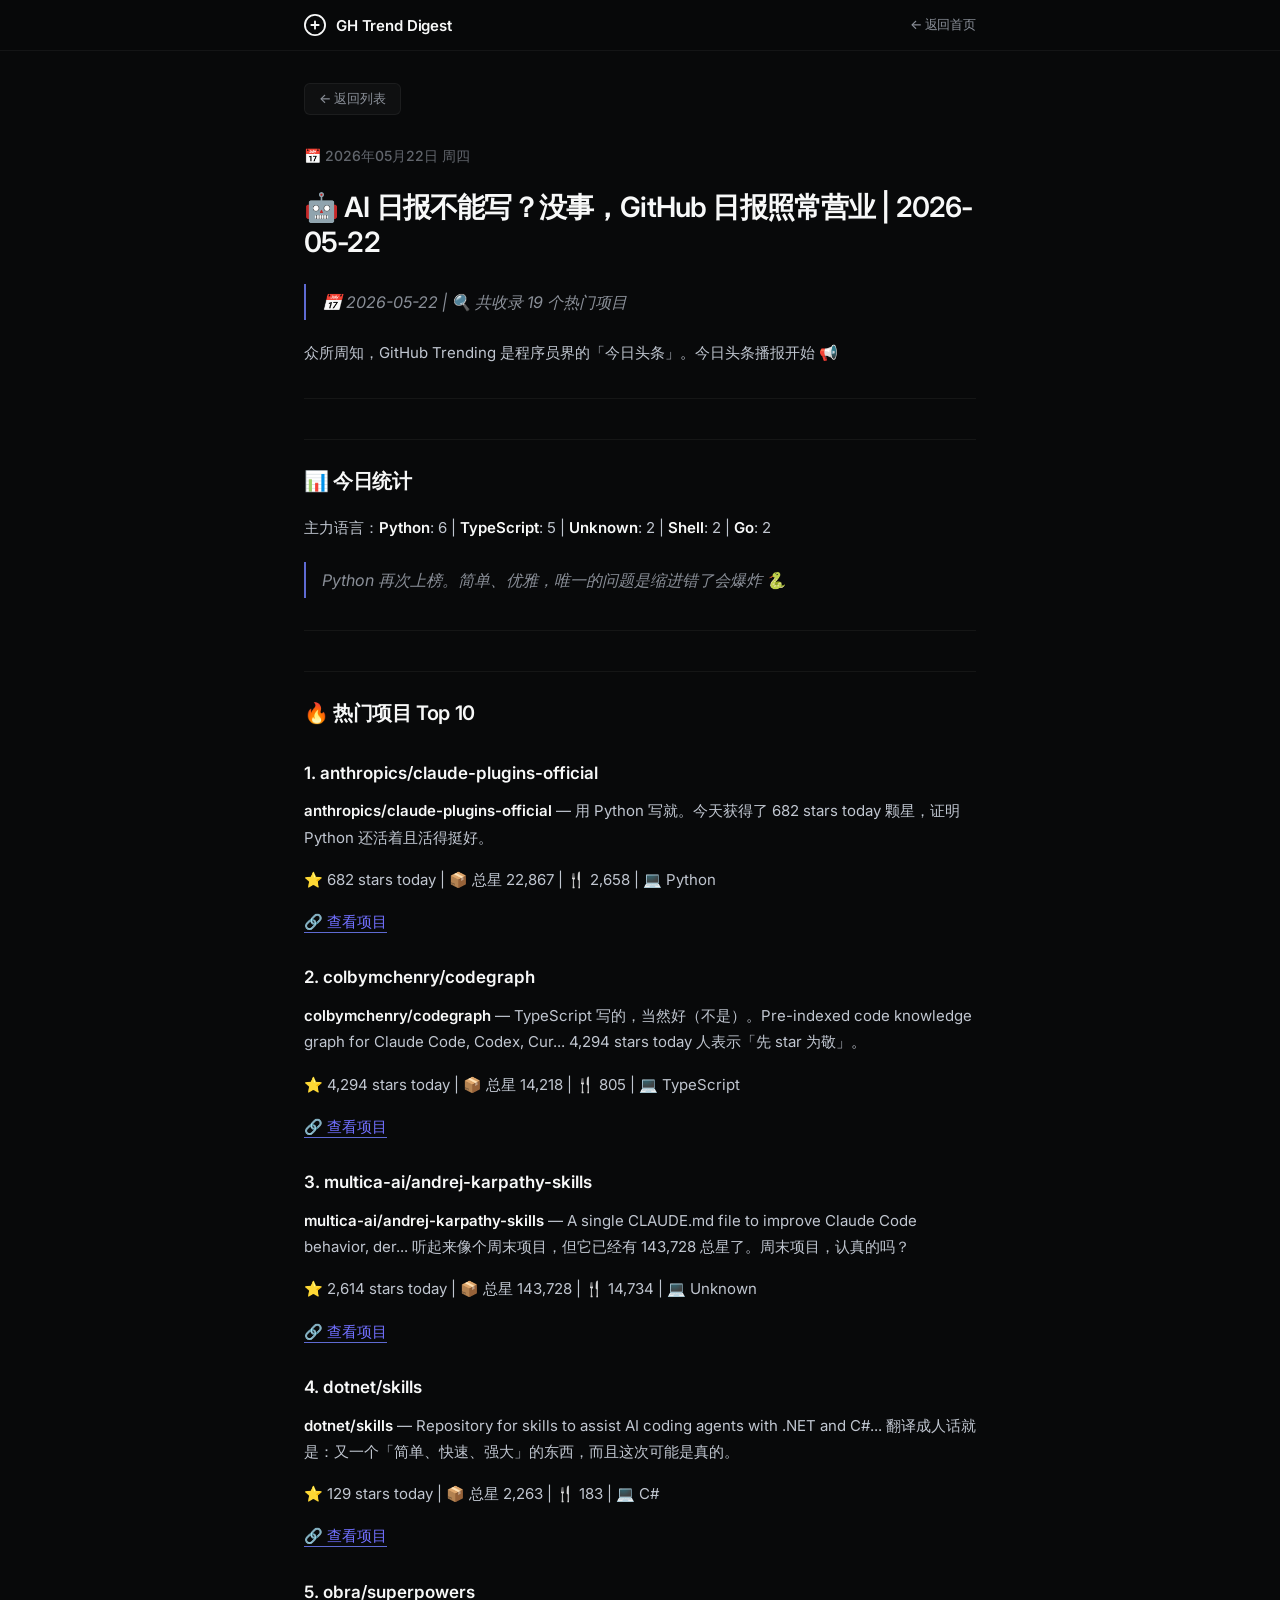
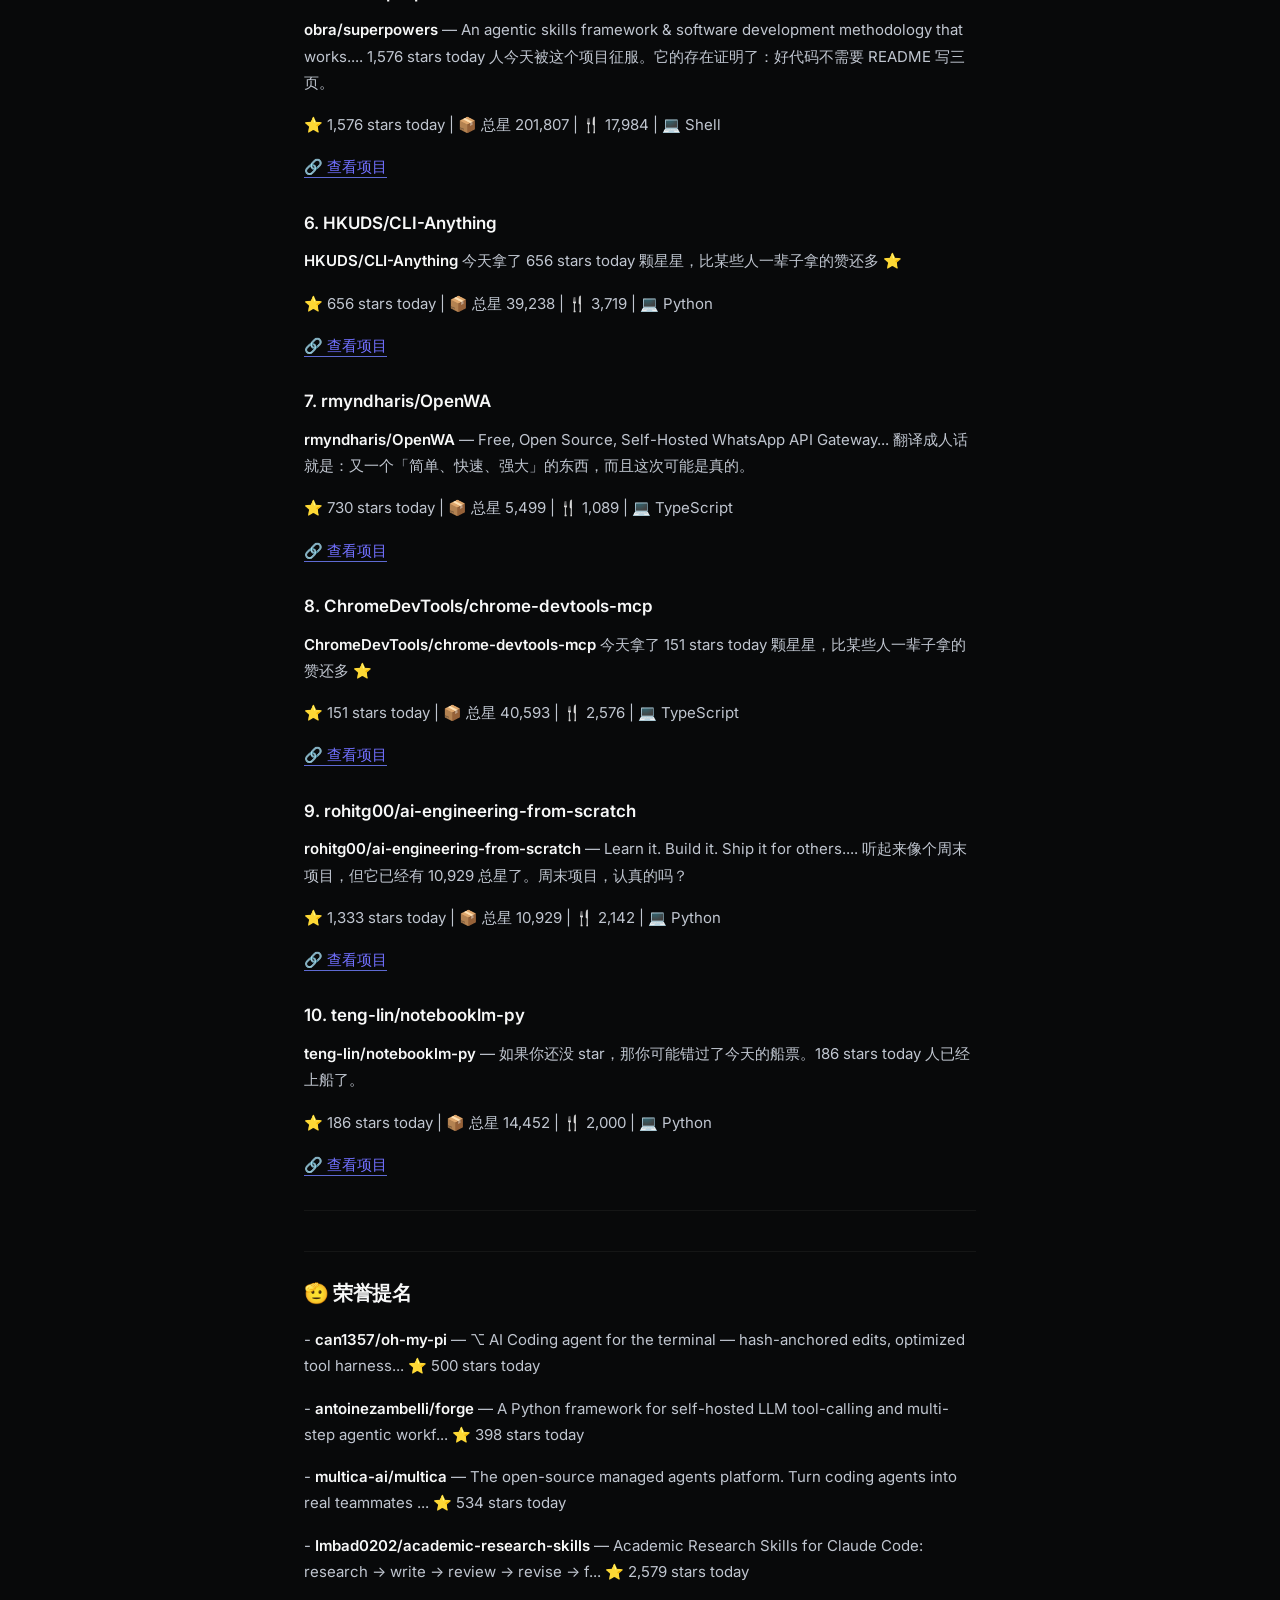
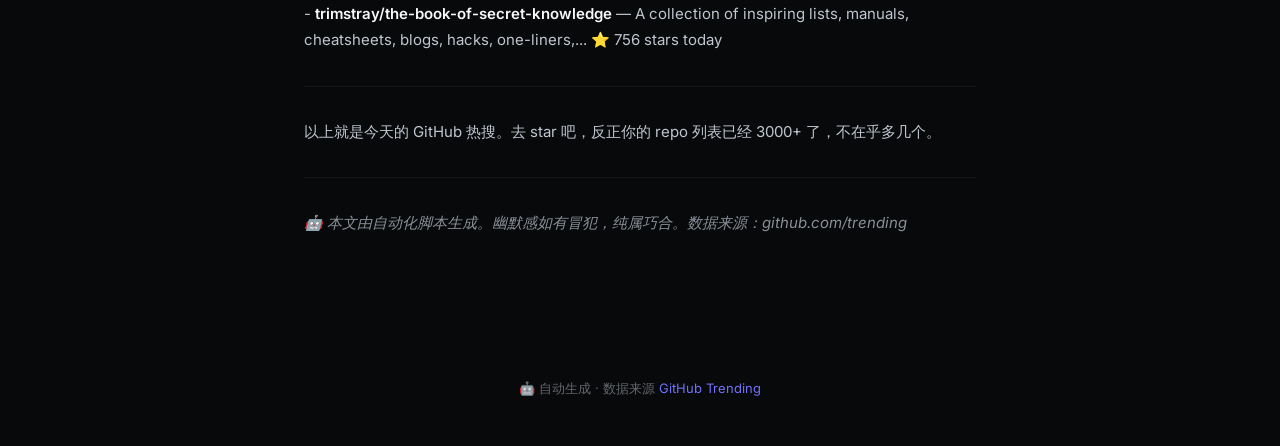
<file: site/posts/2026-05-22.html>
<!DOCTYPE html>
<html lang="zh-CN">
<head>
<meta charset="UTF-8">
<meta name="viewport" content="width=device-width, initial-scale=1.0">
<title>GitHub 日报 2026-05-22 — GH Trend Digest</title>
<link href="https://fonts.googleapis.com/css2?family=Inter:wght@300;400;500;600;700&family=JetBrains+Mono:wght@400;500&display=swap" rel="stylesheet">
<link rel="stylesheet" href="../css/style.css">
</head>
<body>

<nav class="nav">
  <div class="nav-inner">
    <a href="../" class="logo">
      <svg width="22" height="22" viewBox="0 0 24 24" fill="none">
        <circle cx="12" cy="12" r="11" stroke="currentColor" stroke-width="2"/>
        <path d="M8 12h8M12 8v8" stroke="currentColor" stroke-width="2" stroke-linecap="round"/>
      </svg>
      <span>GH Trend Digest</span>
    </a>
    <a href="../" class="nav-link">← 返回首页</a>
  </div>
</nav>

<main class="content" style="padding-top:32px;">
  <a href="../" class="btn-back">← 返回列表</a>
  <div class="detail-date" style="margin-top:16px;">📅 2026年05月22日 周四</div>
  <div class="detail-content" style="margin-top:24px;">
    <h1>🤖 AI 日报不能写？没事，GitHub 日报照常营业 | 2026-05-22</h1>

<blockquote>📅 2026-05-22  |  🔍 共收录 19 个热门项目</blockquote>

<p>众所周知，GitHub Trending 是程序员界的「今日头条」。今日头条播报开始 📢</p>

<hr>

<h2>📊 今日统计</h2>

<p>主力语言：<strong>Python</strong>: 6 | <strong>TypeScript</strong>: 5 | <strong>Unknown</strong>: 2 | <strong>Shell</strong>: 2 | <strong>Go</strong>: 2</p>

<blockquote>Python 再次上榜。简单、优雅，唯一的问题是缩进错了会爆炸 🐍</blockquote>

<hr>

<h2>🔥 热门项目 Top 10</h2>

<h3>1. anthropics/claude-plugins-official</h3>

<p><strong>anthropics/claude-plugins-official</strong> — 用 Python 写就。今天获得了 682 stars today 颗星，证明 Python 还活着且活得挺好。</p>

<p>⭐ 682 stars today | 📦 总星 22,867 | 🍴 2,658 | 💻 Python</p>
<p><a href="https://github.com/anthropics/claude-plugins-official">🔗 查看项目</a></p>

<h3>2. colbymchenry/codegraph</h3>

<p><strong>colbymchenry/codegraph</strong> — TypeScript 写的，当然好（不是）。Pre-indexed code knowledge graph for Claude Code, Codex, Cur...  4,294 stars today 人表示「先 star 为敬」。</p>

<p>⭐ 4,294 stars today | 📦 总星 14,218 | 🍴 805 | 💻 TypeScript</p>
<p><a href="https://github.com/colbymchenry/codegraph">🔗 查看项目</a></p>

<h3>3. multica-ai/andrej-karpathy-skills</h3>

<p><strong>multica-ai/andrej-karpathy-skills</strong> — A single CLAUDE.md file to improve Claude Code behavior, der...  听起来像个周末项目，但它已经有 143,728 总星了。周末项目，认真的吗？</p>

<p>⭐ 2,614 stars today | 📦 总星 143,728 | 🍴 14,734 | 💻 Unknown</p>
<p><a href="https://github.com/multica-ai/andrej-karpathy-skills">🔗 查看项目</a></p>

<h3>4. dotnet/skills</h3>

<p><strong>dotnet/skills</strong> — Repository for skills to assist AI coding agents with .NET and C#... 翻译成人话就是：又一个「简单、快速、强大」的东西，而且这次可能是真的。</p>

<p>⭐ 129 stars today | 📦 总星 2,263 | 🍴 183 | 💻 C#</p>
<p><a href="https://github.com/dotnet/skills">🔗 查看项目</a></p>

<h3>5. obra/superpowers</h3>

<p><strong>obra/superpowers</strong> — An agentic skills framework &amp; software development methodology that works....  1,576 stars today 人今天被这个项目征服。它的存在证明了：好代码不需要 README 写三页。</p>

<p>⭐ 1,576 stars today | 📦 总星 201,807 | 🍴 17,984 | 💻 Shell</p>
<p><a href="https://github.com/obra/superpowers">🔗 查看项目</a></p>

<h3>6. HKUDS/CLI-Anything</h3>

<p><strong>HKUDS/CLI-Anything</strong> 今天拿了 656 stars today 颗星星，比某些人一辈子拿的赞还多 ⭐</p>

<p>⭐ 656 stars today | 📦 总星 39,238 | 🍴 3,719 | 💻 Python</p>
<p><a href="https://github.com/HKUDS/CLI-Anything">🔗 查看项目</a></p>

<h3>7. rmyndharis/OpenWA</h3>

<p><strong>rmyndharis/OpenWA</strong> — Free, Open Source, Self-Hosted WhatsApp API Gateway... 翻译成人话就是：又一个「简单、快速、强大」的东西，而且这次可能是真的。</p>

<p>⭐ 730 stars today | 📦 总星 5,499 | 🍴 1,089 | 💻 TypeScript</p>
<p><a href="https://github.com/rmyndharis/OpenWA">🔗 查看项目</a></p>

<h3>8. ChromeDevTools/chrome-devtools-mcp</h3>

<p><strong>ChromeDevTools/chrome-devtools-mcp</strong> 今天拿了 151 stars today 颗星星，比某些人一辈子拿的赞还多 ⭐</p>

<p>⭐ 151 stars today | 📦 总星 40,593 | 🍴 2,576 | 💻 TypeScript</p>
<p><a href="https://github.com/ChromeDevTools/chrome-devtools-mcp">🔗 查看项目</a></p>

<h3>9. rohitg00/ai-engineering-from-scratch</h3>

<p><strong>rohitg00/ai-engineering-from-scratch</strong> — Learn it. Build it. Ship it for others....  听起来像个周末项目，但它已经有 10,929 总星了。周末项目，认真的吗？</p>

<p>⭐ 1,333 stars today | 📦 总星 10,929 | 🍴 2,142 | 💻 Python</p>
<p><a href="https://github.com/rohitg00/ai-engineering-from-scratch">🔗 查看项目</a></p>

<h3>10. teng-lin/notebooklm-py</h3>

<p><strong>teng-lin/notebooklm-py</strong> — 如果你还没 star，那你可能错过了今天的船票。186 stars today 人已经上船了。</p>

<p>⭐ 186 stars today | 📦 总星 14,452 | 🍴 2,000 | 💻 Python</p>
<p><a href="https://github.com/teng-lin/notebooklm-py">🔗 查看项目</a></p>

<hr>

<h2>🫡 荣誉提名</h2>

<p>- <strong>can1357/oh-my-pi</strong> — ⌥ AI Coding agent for the terminal — hash-anchored edits, optimized tool harness...  ⭐ 500 stars today</p>
<p>- <strong>antoinezambelli/forge</strong> — A Python framework for self-hosted LLM tool-calling and multi-step agentic workf...  ⭐ 398 stars today</p>
<p>- <strong>multica-ai/multica</strong> — The open-source managed agents platform. Turn coding agents into real teammates ...  ⭐ 534 stars today</p>
<p>- <strong>Imbad0202/academic-research-skills</strong> — Academic Research Skills for Claude Code: research → write → review → revise → f...  ⭐ 2,579 stars today</p>
<p>- <strong>trimstray/the-book-of-secret-knowledge</strong> — A collection of inspiring lists, manuals, cheatsheets, blogs, hacks, one-liners,...  ⭐ 756 stars today</p>

<hr>

<p>以上就是今天的 GitHub 热搜。去 star 吧，反正你的 repo 列表已经 3000+ 了，不在乎多几个。</p>

<hr>

<p><em>🤖 本文由自动化脚本生成。幽默感如有冒犯，纯属巧合。数据来源：github.com/trending</em></p>
  </div>
</main>

<p style="text-align:center;color:var(--text-quaternary);font-size:13px;padding:48px 24px;">
  🤖 自动生成 · 数据来源 <a href="https://github.com/trending">GitHub Trending</a>
</p>

</body>
</html>
</file>
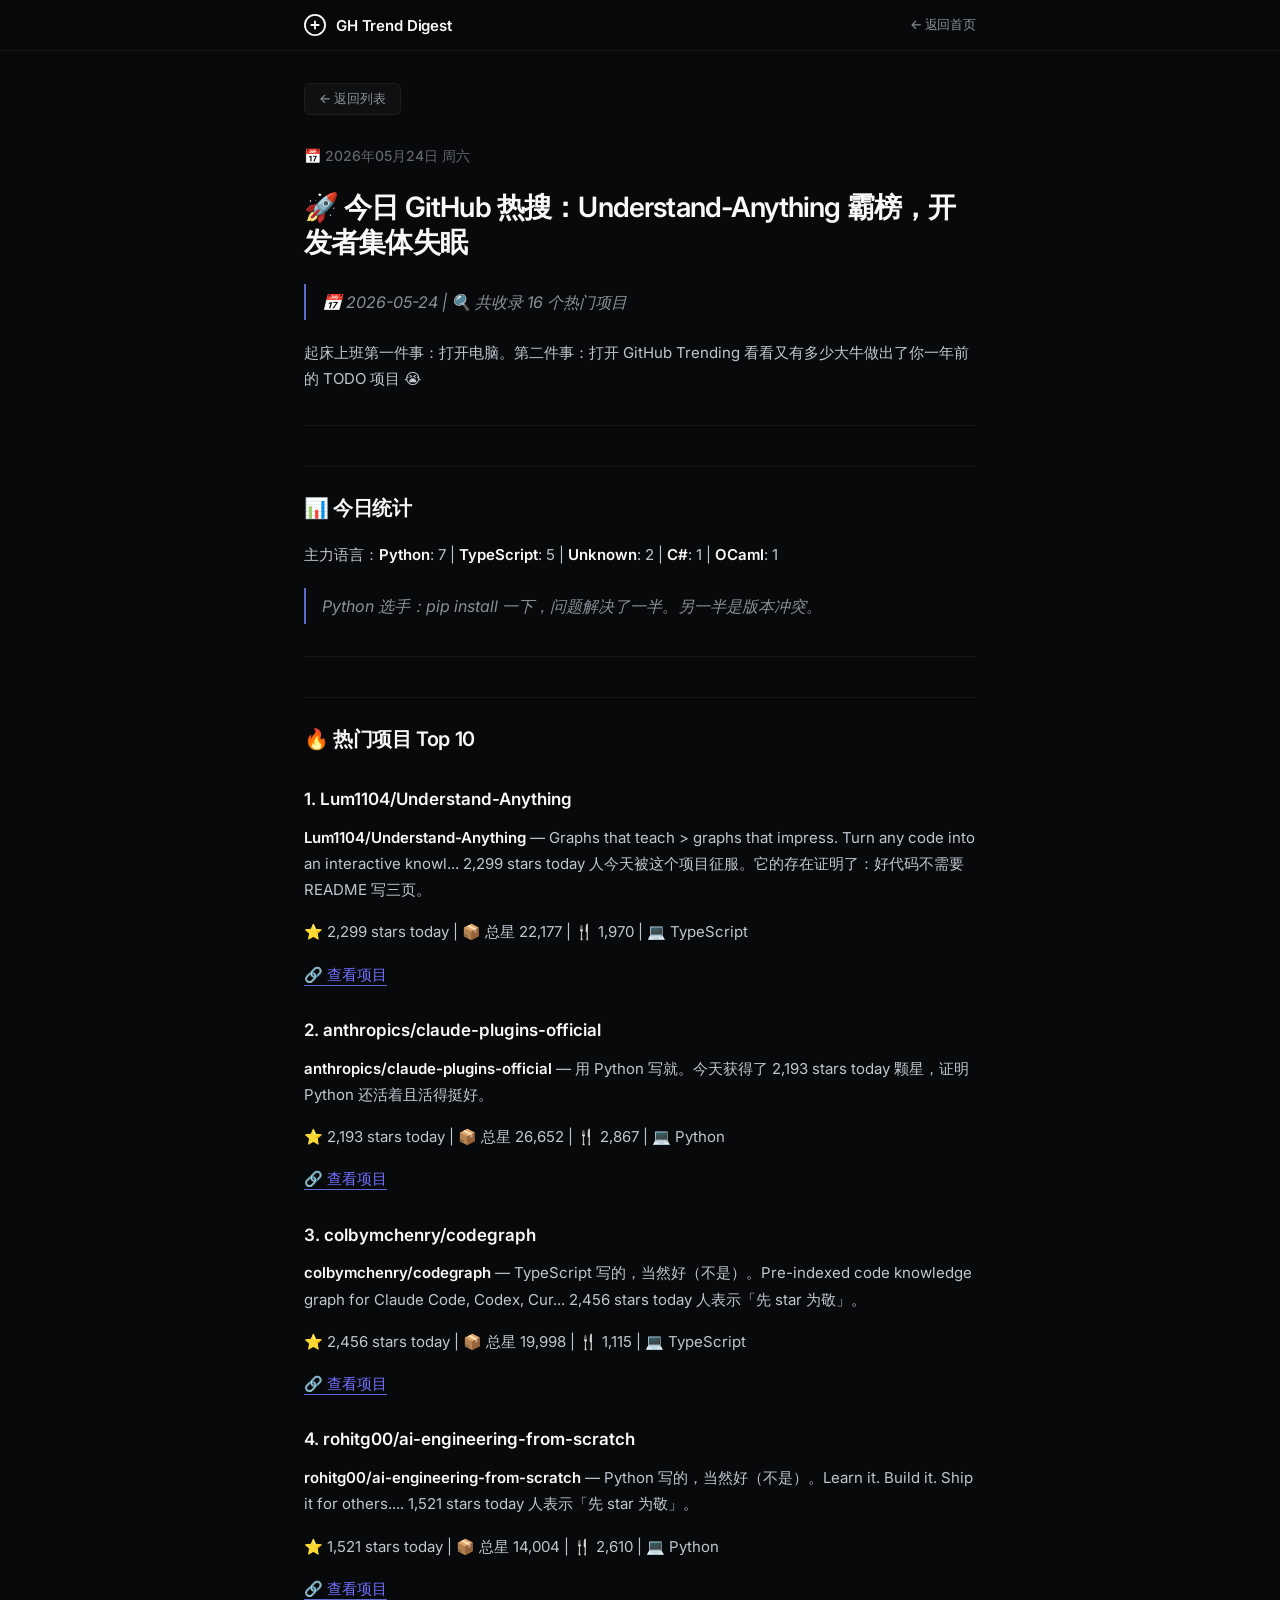
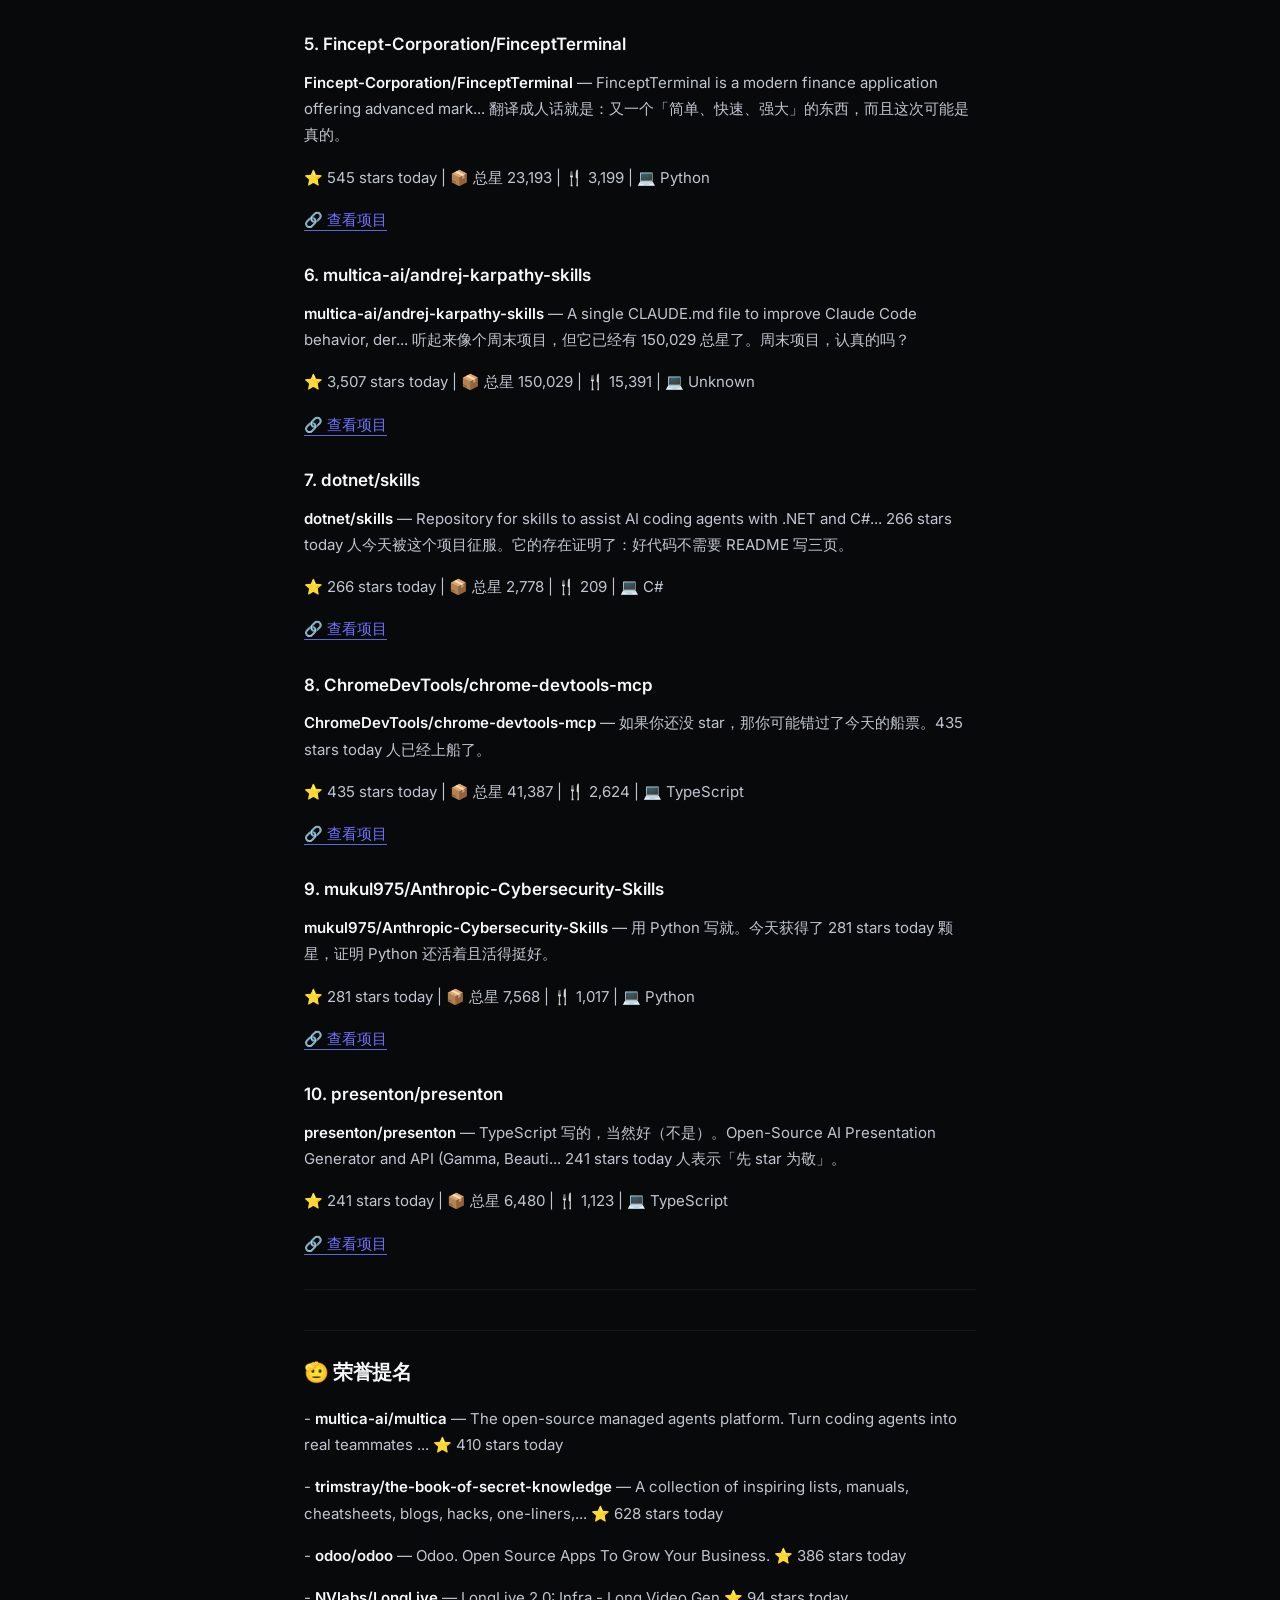
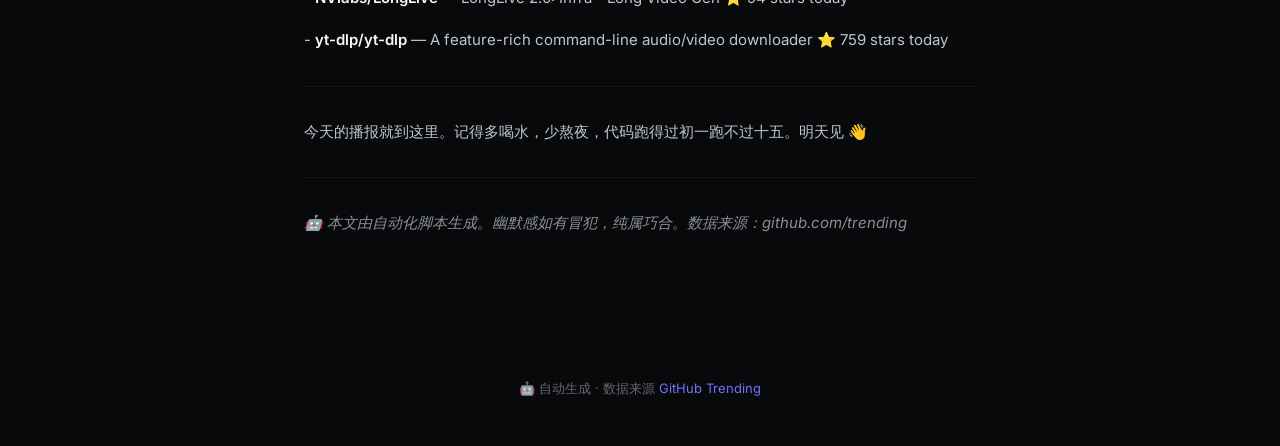
<file: site/posts/2026-05-24.html>
<!DOCTYPE html>
<html lang="zh-CN">
<head>
<meta charset="UTF-8">
<meta name="viewport" content="width=device-width, initial-scale=1.0">
<title>GitHub 日报 2026-05-24 — GH Trend Digest</title>
<link href="https://fonts.googleapis.com/css2?family=Inter:wght@300;400;500;600;700&family=JetBrains+Mono:wght@400;500&display=swap" rel="stylesheet">
<link rel="stylesheet" href="../css/style.css">
</head>
<body>

<nav class="nav">
  <div class="nav-inner">
    <a href="../" class="logo">
      <svg width="22" height="22" viewBox="0 0 24 24" fill="none">
        <circle cx="12" cy="12" r="11" stroke="currentColor" stroke-width="2"/>
        <path d="M8 12h8M12 8v8" stroke="currentColor" stroke-width="2" stroke-linecap="round"/>
      </svg>
      <span>GH Trend Digest</span>
    </a>
    <a href="../" class="nav-link">← 返回首页</a>
  </div>
</nav>

<main class="content" style="padding-top:32px;">
  <a href="../" class="btn-back">← 返回列表</a>
  <div class="detail-date" style="margin-top:16px;">📅 2026年05月24日 周六</div>
  <div class="detail-content" style="margin-top:24px;">
    <h1>🚀 今日 GitHub 热搜：Understand-Anything 霸榜，开发者集体失眠</h1>

<blockquote>📅 2026-05-24  |  🔍 共收录 16 个热门项目</blockquote>

<p>起床上班第一件事：打开电脑。第二件事：打开 GitHub Trending 看看又有多少大牛做出了你一年前的 TODO 项目 😭</p>

<hr>

<h2>📊 今日统计</h2>

<p>主力语言：<strong>Python</strong>: 7 | <strong>TypeScript</strong>: 5 | <strong>Unknown</strong>: 2 | <strong>C#</strong>: 1 | <strong>OCaml</strong>: 1</p>

<blockquote>Python 选手：pip install 一下，问题解决了一半。另一半是版本冲突。</blockquote>

<hr>

<h2>🔥 热门项目 Top 10</h2>

<h3>1. Lum1104/Understand-Anything</h3>

<p><strong>Lum1104/Understand-Anything</strong> — Graphs that teach &gt; graphs that impress. Turn any code into an interactive knowl...  2,299 stars today 人今天被这个项目征服。它的存在证明了：好代码不需要 README 写三页。</p>

<p>⭐ 2,299 stars today | 📦 总星 22,177 | 🍴 1,970 | 💻 TypeScript</p>
<p><a href="https://github.com/Lum1104/Understand-Anything">🔗 查看项目</a></p>

<h3>2. anthropics/claude-plugins-official</h3>

<p><strong>anthropics/claude-plugins-official</strong> — 用 Python 写就。今天获得了 2,193 stars today 颗星，证明 Python 还活着且活得挺好。</p>

<p>⭐ 2,193 stars today | 📦 总星 26,652 | 🍴 2,867 | 💻 Python</p>
<p><a href="https://github.com/anthropics/claude-plugins-official">🔗 查看项目</a></p>

<h3>3. colbymchenry/codegraph</h3>

<p><strong>colbymchenry/codegraph</strong> — TypeScript 写的，当然好（不是）。Pre-indexed code knowledge graph for Claude Code, Codex, Cur...  2,456 stars today 人表示「先 star 为敬」。</p>

<p>⭐ 2,456 stars today | 📦 总星 19,998 | 🍴 1,115 | 💻 TypeScript</p>
<p><a href="https://github.com/colbymchenry/codegraph">🔗 查看项目</a></p>

<h3>4. rohitg00/ai-engineering-from-scratch</h3>

<p><strong>rohitg00/ai-engineering-from-scratch</strong> — Python 写的，当然好（不是）。Learn it. Build it. Ship it for others....  1,521 stars today 人表示「先 star 为敬」。</p>

<p>⭐ 1,521 stars today | 📦 总星 14,004 | 🍴 2,610 | 💻 Python</p>
<p><a href="https://github.com/rohitg00/ai-engineering-from-scratch">🔗 查看项目</a></p>

<h3>5. Fincept-Corporation/FinceptTerminal</h3>

<p><strong>Fincept-Corporation/FinceptTerminal</strong> — FinceptTerminal is a modern finance application offering advanced mark... 翻译成人话就是：又一个「简单、快速、强大」的东西，而且这次可能是真的。</p>

<p>⭐ 545 stars today | 📦 总星 23,193 | 🍴 3,199 | 💻 Python</p>
<p><a href="https://github.com/Fincept-Corporation/FinceptTerminal">🔗 查看项目</a></p>

<h3>6. multica-ai/andrej-karpathy-skills</h3>

<p><strong>multica-ai/andrej-karpathy-skills</strong> — A single CLAUDE.md file to improve Claude Code behavior, der...  听起来像个周末项目，但它已经有 150,029 总星了。周末项目，认真的吗？</p>

<p>⭐ 3,507 stars today | 📦 总星 150,029 | 🍴 15,391 | 💻 Unknown</p>
<p><a href="https://github.com/multica-ai/andrej-karpathy-skills">🔗 查看项目</a></p>

<h3>7. dotnet/skills</h3>

<p><strong>dotnet/skills</strong> — Repository for skills to assist AI coding agents with .NET and C#...  266 stars today 人今天被这个项目征服。它的存在证明了：好代码不需要 README 写三页。</p>

<p>⭐ 266 stars today | 📦 总星 2,778 | 🍴 209 | 💻 C#</p>
<p><a href="https://github.com/dotnet/skills">🔗 查看项目</a></p>

<h3>8. ChromeDevTools/chrome-devtools-mcp</h3>

<p><strong>ChromeDevTools/chrome-devtools-mcp</strong> — 如果你还没 star，那你可能错过了今天的船票。435 stars today 人已经上船了。</p>

<p>⭐ 435 stars today | 📦 总星 41,387 | 🍴 2,624 | 💻 TypeScript</p>
<p><a href="https://github.com/ChromeDevTools/chrome-devtools-mcp">🔗 查看项目</a></p>

<h3>9. mukul975/Anthropic-Cybersecurity-Skills</h3>

<p><strong>mukul975/Anthropic-Cybersecurity-Skills</strong> — 用 Python 写就。今天获得了 281 stars today 颗星，证明 Python 还活着且活得挺好。</p>

<p>⭐ 281 stars today | 📦 总星 7,568 | 🍴 1,017 | 💻 Python</p>
<p><a href="https://github.com/mukul975/Anthropic-Cybersecurity-Skills">🔗 查看项目</a></p>

<h3>10. presenton/presenton</h3>

<p><strong>presenton/presenton</strong> — TypeScript 写的，当然好（不是）。Open-Source AI Presentation Generator and API (Gamma, Beauti...  241 stars today 人表示「先 star 为敬」。</p>

<p>⭐ 241 stars today | 📦 总星 6,480 | 🍴 1,123 | 💻 TypeScript</p>
<p><a href="https://github.com/presenton/presenton">🔗 查看项目</a></p>

<hr>

<h2>🫡 荣誉提名</h2>

<p>- <strong>multica-ai/multica</strong> — The open-source managed agents platform. Turn coding agents into real teammates ...  ⭐ 410 stars today</p>
<p>- <strong>trimstray/the-book-of-secret-knowledge</strong> — A collection of inspiring lists, manuals, cheatsheets, blogs, hacks, one-liners,...  ⭐ 628 stars today</p>
<p>- <strong>odoo/odoo</strong> — Odoo. Open Source Apps To Grow Your Business.  ⭐ 386 stars today</p>
<p>- <strong>NVlabs/LongLive</strong> — LongLive 2.0: Infra - Long Video Gen  ⭐ 94 stars today</p>
<p>- <strong>yt-dlp/yt-dlp</strong> — A feature-rich command-line audio/video downloader  ⭐ 759 stars today</p>

<hr>

<p>今天的播报就到这里。记得多喝水，少熬夜，代码跑得过初一跑不过十五。明天见 👋</p>

<hr>

<p><em>🤖 本文由自动化脚本生成。幽默感如有冒犯，纯属巧合。数据来源：github.com/trending</em></p>
  </div>
</main>

<p style="text-align:center;color:var(--text-quaternary);font-size:13px;padding:48px 24px;">
  🤖 自动生成 · 数据来源 <a href="https://github.com/trending">GitHub Trending</a>
</p>

</body>
</html>
</file>
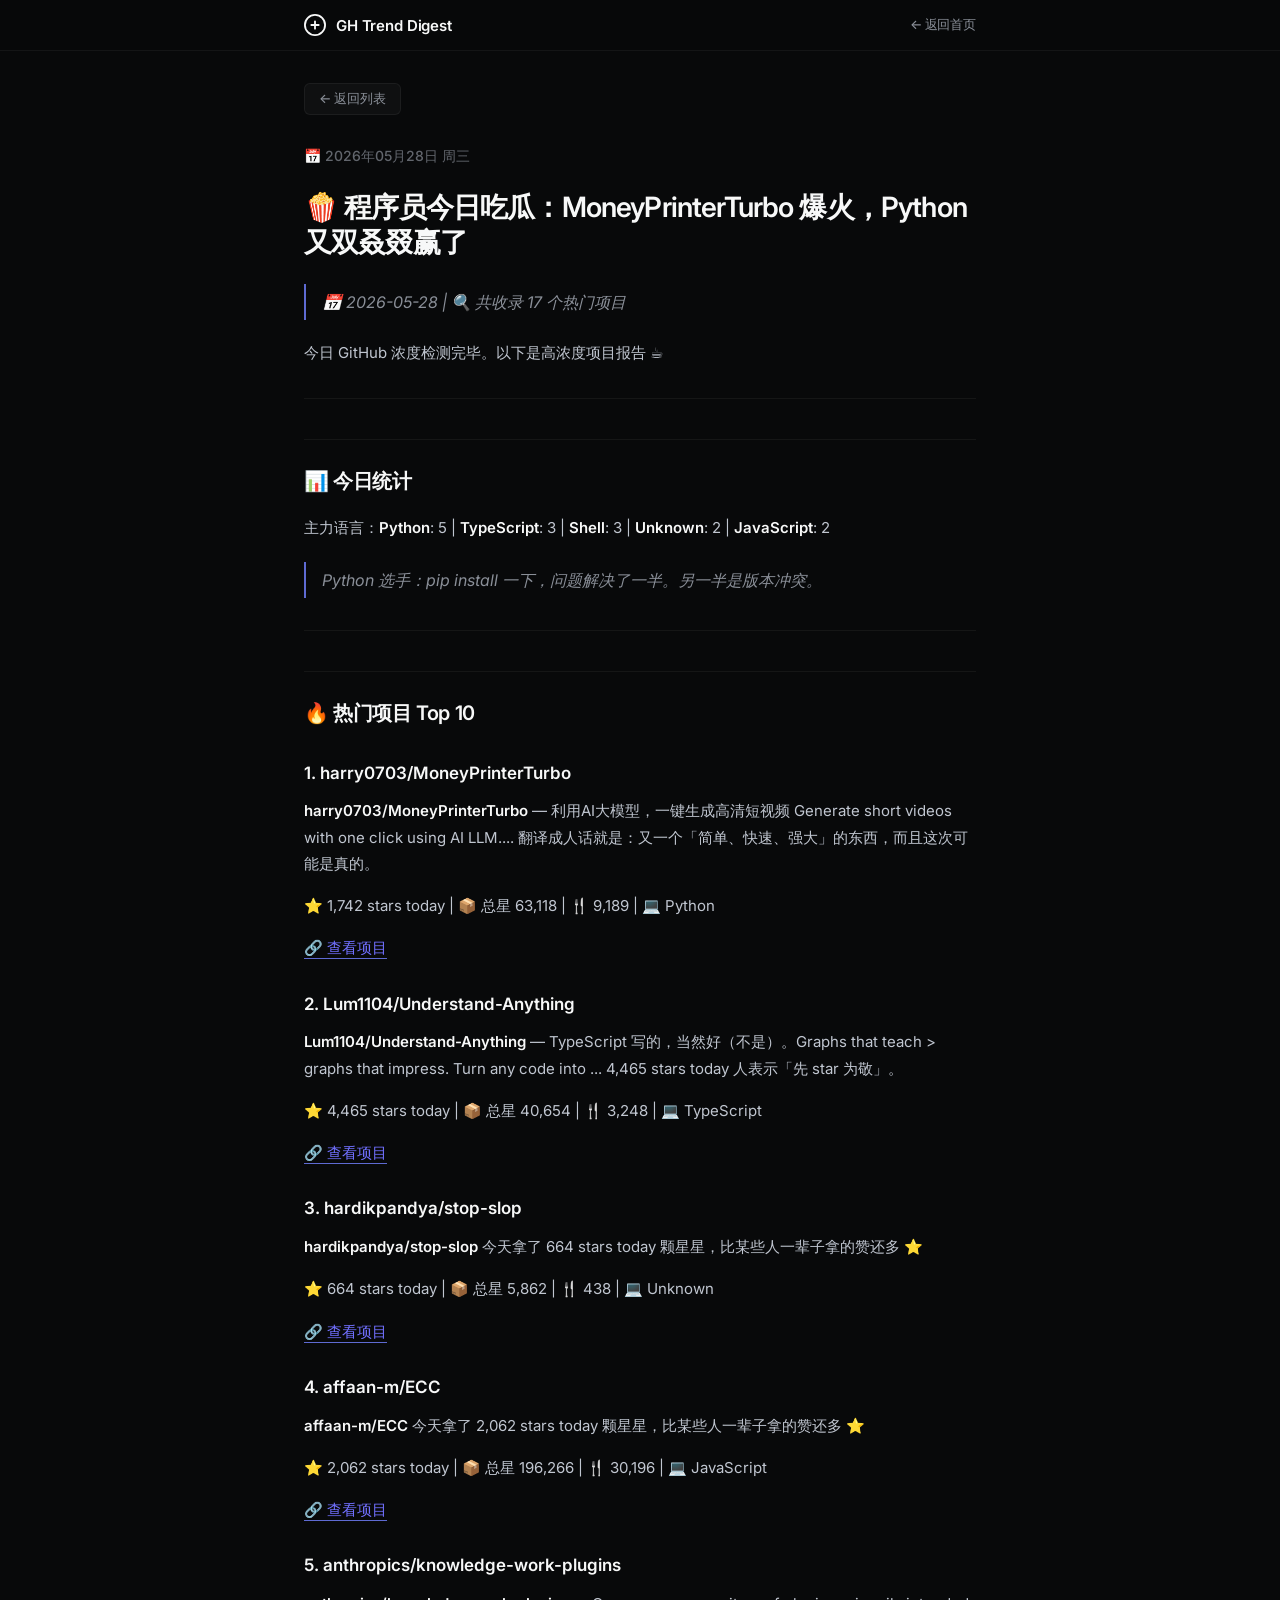
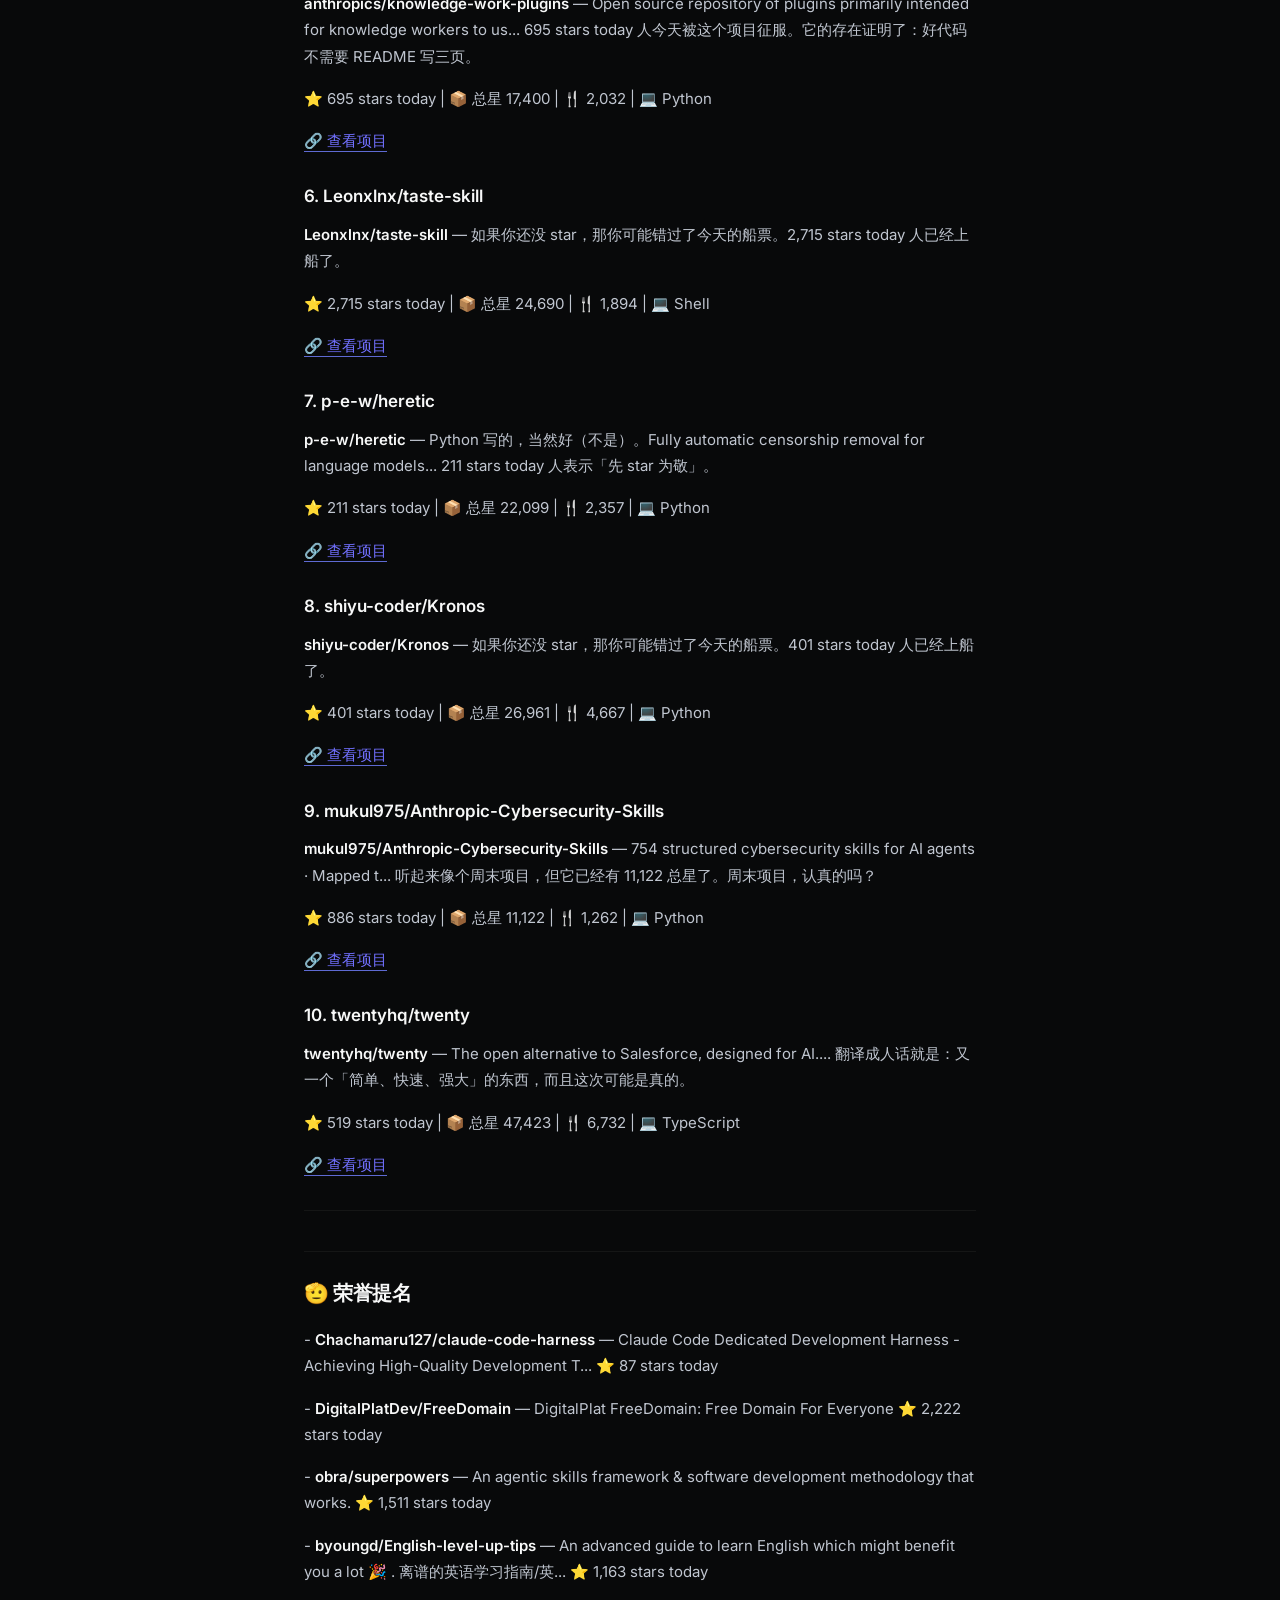
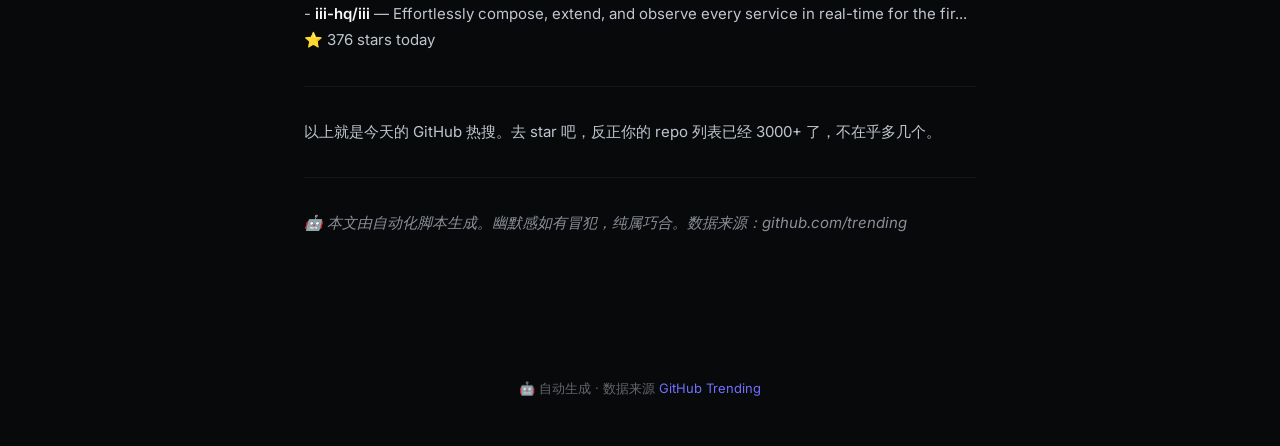
<file: site/posts/2026-05-28.html>
<!DOCTYPE html>
<html lang="zh-CN">
<head>
<meta charset="UTF-8">
<meta name="viewport" content="width=device-width, initial-scale=1.0">
<title>GitHub 日报 2026-05-28 — GH Trend Digest</title>
<link href="https://fonts.googleapis.com/css2?family=Inter:wght@300;400;500;600;700&family=JetBrains+Mono:wght@400;500&display=swap" rel="stylesheet">
<link rel="stylesheet" href="../css/style.css">
</head>
<body>

<nav class="nav">
  <div class="nav-inner">
    <a href="../" class="logo">
      <svg width="22" height="22" viewBox="0 0 24 24" fill="none">
        <circle cx="12" cy="12" r="11" stroke="currentColor" stroke-width="2"/>
        <path d="M8 12h8M12 8v8" stroke="currentColor" stroke-width="2" stroke-linecap="round"/>
      </svg>
      <span>GH Trend Digest</span>
    </a>
    <a href="../" class="nav-link">← 返回首页</a>
  </div>
</nav>

<main class="content" style="padding-top:32px;">
  <a href="../" class="btn-back">← 返回列表</a>
  <div class="detail-date" style="margin-top:16px;">📅 2026年05月28日 周三</div>
  <div class="detail-content" style="margin-top:24px;">
    <h1>🍿 程序员今日吃瓜：MoneyPrinterTurbo 爆火，Python 又双叒叕赢了</h1>

<blockquote>📅 2026-05-28  |  🔍 共收录 17 个热门项目</blockquote>

<p>今日 GitHub 浓度检测完毕。以下是高浓度项目报告 ☕️</p>

<hr>

<h2>📊 今日统计</h2>

<p>主力语言：<strong>Python</strong>: 5 | <strong>TypeScript</strong>: 3 | <strong>Shell</strong>: 3 | <strong>Unknown</strong>: 2 | <strong>JavaScript</strong>: 2</p>

<blockquote>Python 选手：pip install 一下，问题解决了一半。另一半是版本冲突。</blockquote>

<hr>

<h2>🔥 热门项目 Top 10</h2>

<h3>1. harry0703/MoneyPrinterTurbo</h3>

<p><strong>harry0703/MoneyPrinterTurbo</strong> — 利用AI大模型，一键生成高清短视频 Generate short videos with one click using AI LLM.... 翻译成人话就是：又一个「简单、快速、强大」的东西，而且这次可能是真的。</p>

<p>⭐ 1,742 stars today | 📦 总星 63,118 | 🍴 9,189 | 💻 Python</p>
<p><a href="https://github.com/harry0703/MoneyPrinterTurbo">🔗 查看项目</a></p>

<h3>2. Lum1104/Understand-Anything</h3>

<p><strong>Lum1104/Understand-Anything</strong> — TypeScript 写的，当然好（不是）。Graphs that teach &gt; graphs that impress. Turn any code into ...  4,465 stars today 人表示「先 star 为敬」。</p>

<p>⭐ 4,465 stars today | 📦 总星 40,654 | 🍴 3,248 | 💻 TypeScript</p>
<p><a href="https://github.com/Lum1104/Understand-Anything">🔗 查看项目</a></p>

<h3>3. hardikpandya/stop-slop</h3>

<p><strong>hardikpandya/stop-slop</strong> 今天拿了 664 stars today 颗星星，比某些人一辈子拿的赞还多 ⭐</p>

<p>⭐ 664 stars today | 📦 总星 5,862 | 🍴 438 | 💻 Unknown</p>
<p><a href="https://github.com/hardikpandya/stop-slop">🔗 查看项目</a></p>

<h3>4. affaan-m/ECC</h3>

<p><strong>affaan-m/ECC</strong> 今天拿了 2,062 stars today 颗星星，比某些人一辈子拿的赞还多 ⭐</p>

<p>⭐ 2,062 stars today | 📦 总星 196,266 | 🍴 30,196 | 💻 JavaScript</p>
<p><a href="https://github.com/affaan-m/ECC">🔗 查看项目</a></p>

<h3>5. anthropics/knowledge-work-plugins</h3>

<p><strong>anthropics/knowledge-work-plugins</strong> — Open source repository of plugins primarily intended for knowledge workers to us...  695 stars today 人今天被这个项目征服。它的存在证明了：好代码不需要 README 写三页。</p>

<p>⭐ 695 stars today | 📦 总星 17,400 | 🍴 2,032 | 💻 Python</p>
<p><a href="https://github.com/anthropics/knowledge-work-plugins">🔗 查看项目</a></p>

<h3>6. Leonxlnx/taste-skill</h3>

<p><strong>Leonxlnx/taste-skill</strong> — 如果你还没 star，那你可能错过了今天的船票。2,715 stars today 人已经上船了。</p>

<p>⭐ 2,715 stars today | 📦 总星 24,690 | 🍴 1,894 | 💻 Shell</p>
<p><a href="https://github.com/Leonxlnx/taste-skill">🔗 查看项目</a></p>

<h3>7. p-e-w/heretic</h3>

<p><strong>p-e-w/heretic</strong> — Python 写的，当然好（不是）。Fully automatic censorship removal for language models...  211 stars today 人表示「先 star 为敬」。</p>

<p>⭐ 211 stars today | 📦 总星 22,099 | 🍴 2,357 | 💻 Python</p>
<p><a href="https://github.com/p-e-w/heretic">🔗 查看项目</a></p>

<h3>8. shiyu-coder/Kronos</h3>

<p><strong>shiyu-coder/Kronos</strong> — 如果你还没 star，那你可能错过了今天的船票。401 stars today 人已经上船了。</p>

<p>⭐ 401 stars today | 📦 总星 26,961 | 🍴 4,667 | 💻 Python</p>
<p><a href="https://github.com/shiyu-coder/Kronos">🔗 查看项目</a></p>

<h3>9. mukul975/Anthropic-Cybersecurity-Skills</h3>

<p><strong>mukul975/Anthropic-Cybersecurity-Skills</strong> — 754 structured cybersecurity skills for AI agents · Mapped t...  听起来像个周末项目，但它已经有 11,122 总星了。周末项目，认真的吗？</p>

<p>⭐ 886 stars today | 📦 总星 11,122 | 🍴 1,262 | 💻 Python</p>
<p><a href="https://github.com/mukul975/Anthropic-Cybersecurity-Skills">🔗 查看项目</a></p>

<h3>10. twentyhq/twenty</h3>

<p><strong>twentyhq/twenty</strong> — The open alternative to Salesforce, designed for AI.... 翻译成人话就是：又一个「简单、快速、强大」的东西，而且这次可能是真的。</p>

<p>⭐ 519 stars today | 📦 总星 47,423 | 🍴 6,732 | 💻 TypeScript</p>
<p><a href="https://github.com/twentyhq/twenty">🔗 查看项目</a></p>

<hr>

<h2>🫡 荣誉提名</h2>

<p>- <strong>Chachamaru127/claude-code-harness</strong> — Claude Code Dedicated Development Harness - Achieving High-Quality Development T...  ⭐ 87 stars today</p>
<p>- <strong>DigitalPlatDev/FreeDomain</strong> — DigitalPlat FreeDomain: Free Domain For Everyone  ⭐ 2,222 stars today</p>
<p>- <strong>obra/superpowers</strong> — An agentic skills framework &amp; software development methodology that works.  ⭐ 1,511 stars today</p>
<p>- <strong>byoungd/English-level-up-tips</strong> — An advanced guide to learn English which might benefit you a lot 🎉 . 离谱的英语学习指南/英...  ⭐ 1,163 stars today</p>
<p>- <strong>iii-hq/iii</strong> — Effortlessly compose, extend, and observe every service in real-time for the fir...  ⭐ 376 stars today</p>

<hr>

<p>以上就是今天的 GitHub 热搜。去 star 吧，反正你的 repo 列表已经 3000+ 了，不在乎多几个。</p>

<hr>

<p><em>🤖 本文由自动化脚本生成。幽默感如有冒犯，纯属巧合。数据来源：github.com/trending</em></p>
  </div>
</main>

<p style="text-align:center;color:var(--text-quaternary);font-size:13px;padding:48px 24px;">
  🤖 自动生成 · 数据来源 <a href="https://github.com/trending">GitHub Trending</a>
</p>

</body>
</html>
</file>
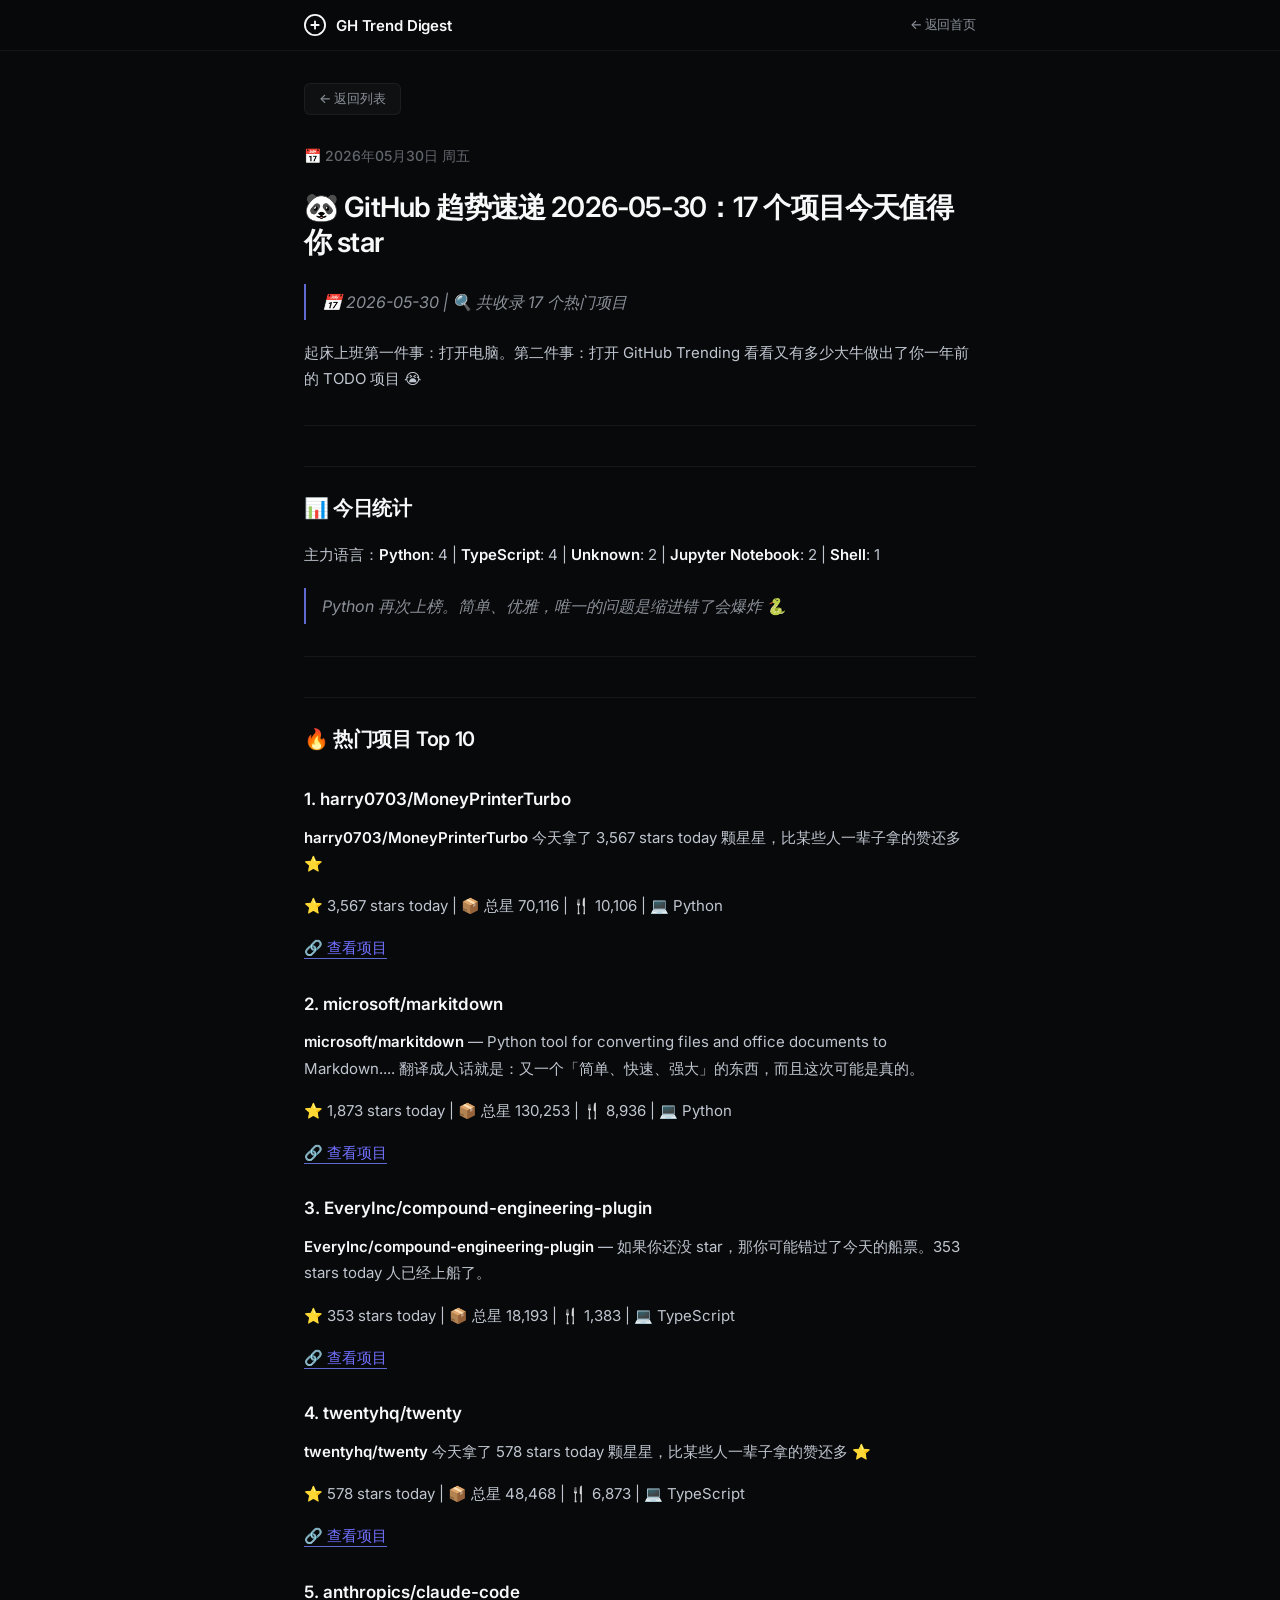
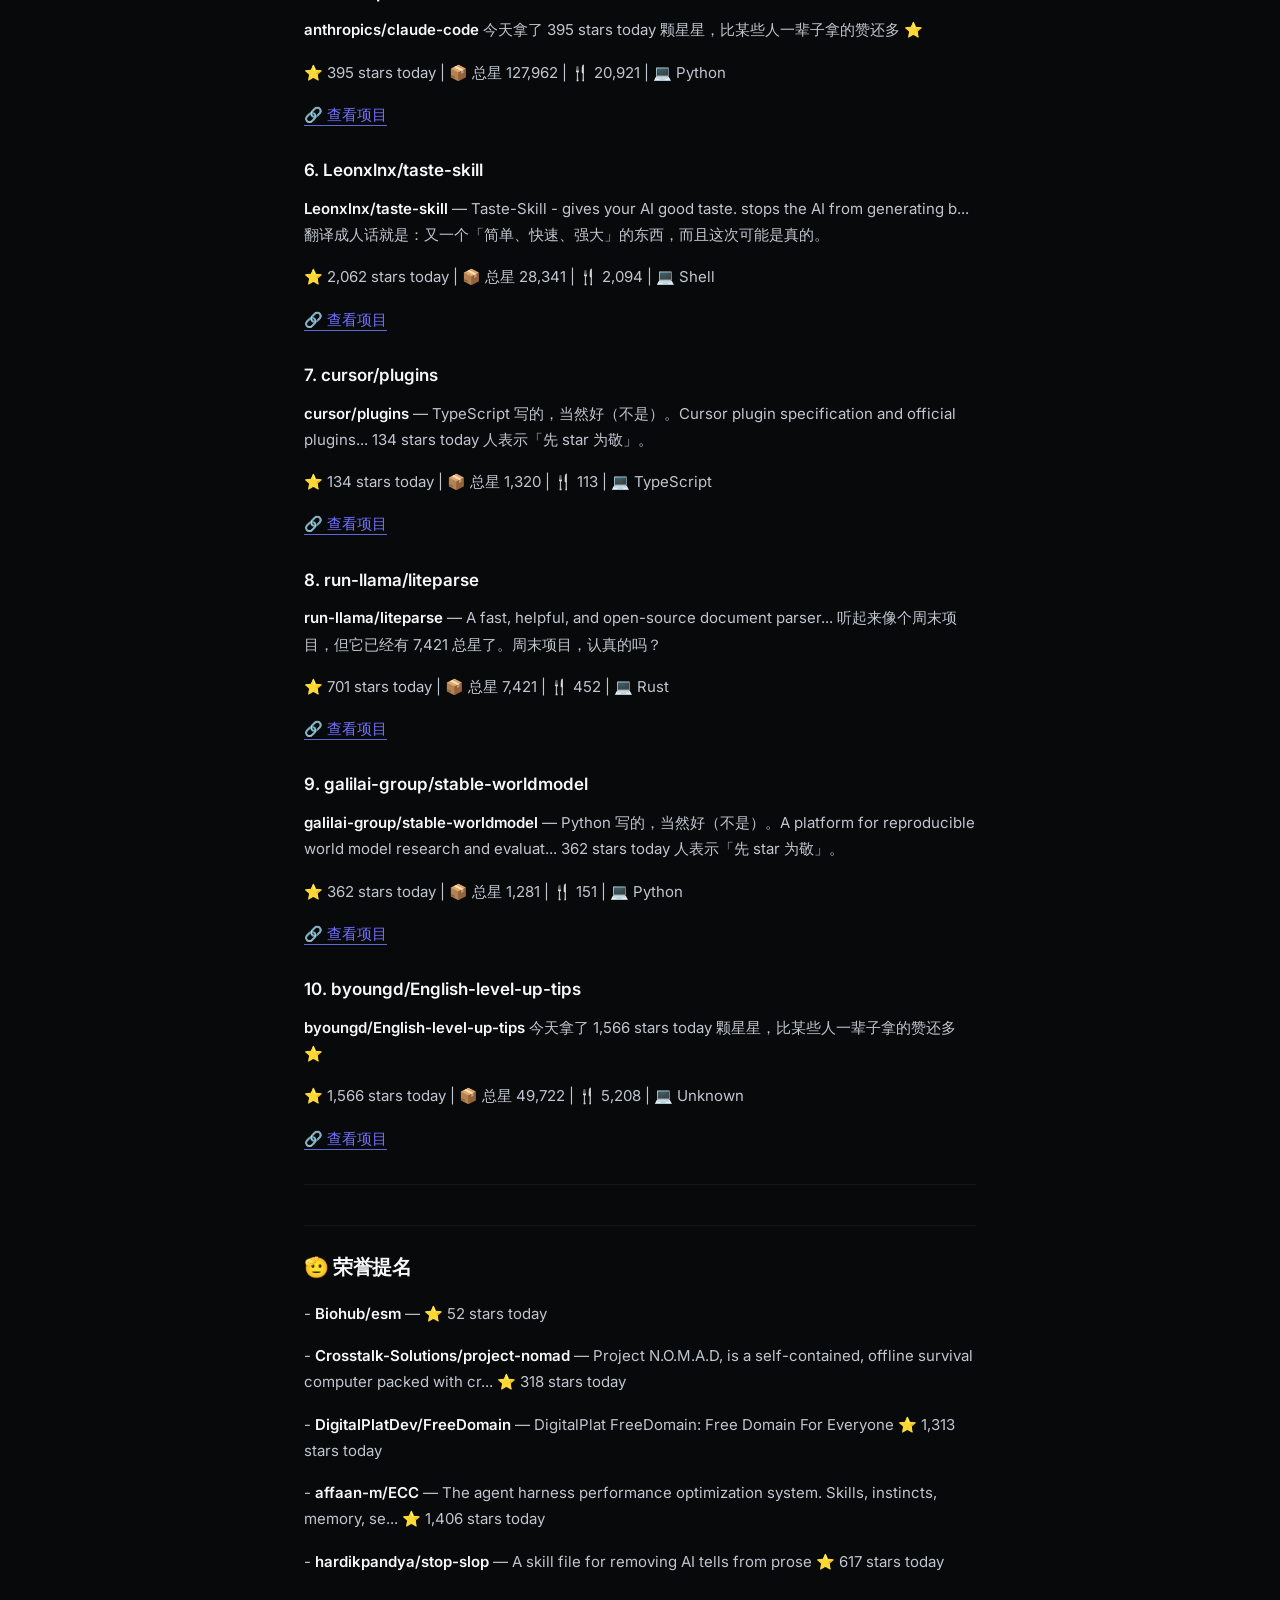
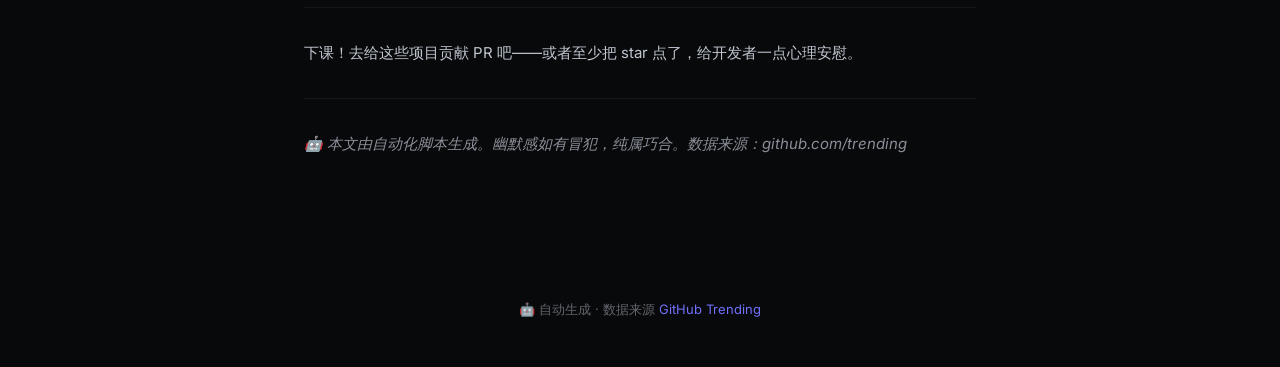
<file: site/posts/2026-05-30.html>
<!DOCTYPE html>
<html lang="zh-CN">
<head>
<meta charset="UTF-8">
<meta name="viewport" content="width=device-width, initial-scale=1.0">
<title>GitHub 日报 2026-05-30 — GH Trend Digest</title>
<link href="https://fonts.googleapis.com/css2?family=Inter:wght@300;400;500;600;700&family=JetBrains+Mono:wght@400;500&display=swap" rel="stylesheet">
<link rel="stylesheet" href="../css/style.css">
</head>
<body>

<nav class="nav">
  <div class="nav-inner">
    <a href="../" class="logo">
      <svg width="22" height="22" viewBox="0 0 24 24" fill="none">
        <circle cx="12" cy="12" r="11" stroke="currentColor" stroke-width="2"/>
        <path d="M8 12h8M12 8v8" stroke="currentColor" stroke-width="2" stroke-linecap="round"/>
      </svg>
      <span>GH Trend Digest</span>
    </a>
    <a href="../" class="nav-link">← 返回首页</a>
  </div>
</nav>

<main class="content" style="padding-top:32px;">
  <a href="../" class="btn-back">← 返回列表</a>
  <div class="detail-date" style="margin-top:16px;">📅 2026年05月30日 周五</div>
  <div class="detail-content" style="margin-top:24px;">
    <h1>🐼 GitHub 趋势速递 2026-05-30：17 个项目今天值得你 star</h1>

<blockquote>📅 2026-05-30  |  🔍 共收录 17 个热门项目</blockquote>

<p>起床上班第一件事：打开电脑。第二件事：打开 GitHub Trending 看看又有多少大牛做出了你一年前的 TODO 项目 😭</p>

<hr>

<h2>📊 今日统计</h2>

<p>主力语言：<strong>Python</strong>: 4 | <strong>TypeScript</strong>: 4 | <strong>Unknown</strong>: 2 | <strong>Jupyter Notebook</strong>: 2 | <strong>Shell</strong>: 1</p>

<blockquote>Python 再次上榜。简单、优雅，唯一的问题是缩进错了会爆炸 🐍</blockquote>

<hr>

<h2>🔥 热门项目 Top 10</h2>

<h3>1. harry0703/MoneyPrinterTurbo</h3>

<p><strong>harry0703/MoneyPrinterTurbo</strong> 今天拿了 3,567 stars today 颗星星，比某些人一辈子拿的赞还多 ⭐</p>

<p>⭐ 3,567 stars today | 📦 总星 70,116 | 🍴 10,106 | 💻 Python</p>
<p><a href="https://github.com/harry0703/MoneyPrinterTurbo">🔗 查看项目</a></p>

<h3>2. microsoft/markitdown</h3>

<p><strong>microsoft/markitdown</strong> — Python tool for converting files and office documents to Markdown.... 翻译成人话就是：又一个「简单、快速、强大」的东西，而且这次可能是真的。</p>

<p>⭐ 1,873 stars today | 📦 总星 130,253 | 🍴 8,936 | 💻 Python</p>
<p><a href="https://github.com/microsoft/markitdown">🔗 查看项目</a></p>

<h3>3. EveryInc/compound-engineering-plugin</h3>

<p><strong>EveryInc/compound-engineering-plugin</strong> — 如果你还没 star，那你可能错过了今天的船票。353 stars today 人已经上船了。</p>

<p>⭐ 353 stars today | 📦 总星 18,193 | 🍴 1,383 | 💻 TypeScript</p>
<p><a href="https://github.com/EveryInc/compound-engineering-plugin">🔗 查看项目</a></p>

<h3>4. twentyhq/twenty</h3>

<p><strong>twentyhq/twenty</strong> 今天拿了 578 stars today 颗星星，比某些人一辈子拿的赞还多 ⭐</p>

<p>⭐ 578 stars today | 📦 总星 48,468 | 🍴 6,873 | 💻 TypeScript</p>
<p><a href="https://github.com/twentyhq/twenty">🔗 查看项目</a></p>

<h3>5. anthropics/claude-code</h3>

<p><strong>anthropics/claude-code</strong> 今天拿了 395 stars today 颗星星，比某些人一辈子拿的赞还多 ⭐</p>

<p>⭐ 395 stars today | 📦 总星 127,962 | 🍴 20,921 | 💻 Python</p>
<p><a href="https://github.com/anthropics/claude-code">🔗 查看项目</a></p>

<h3>6. Leonxlnx/taste-skill</h3>

<p><strong>Leonxlnx/taste-skill</strong> — Taste-Skill - gives your AI good taste. stops the AI from generating b... 翻译成人话就是：又一个「简单、快速、强大」的东西，而且这次可能是真的。</p>

<p>⭐ 2,062 stars today | 📦 总星 28,341 | 🍴 2,094 | 💻 Shell</p>
<p><a href="https://github.com/Leonxlnx/taste-skill">🔗 查看项目</a></p>

<h3>7. cursor/plugins</h3>

<p><strong>cursor/plugins</strong> — TypeScript 写的，当然好（不是）。Cursor plugin specification and official plugins...  134 stars today 人表示「先 star 为敬」。</p>

<p>⭐ 134 stars today | 📦 总星 1,320 | 🍴 113 | 💻 TypeScript</p>
<p><a href="https://github.com/cursor/plugins">🔗 查看项目</a></p>

<h3>8. run-llama/liteparse</h3>

<p><strong>run-llama/liteparse</strong> — A fast, helpful, and open-source document parser...  听起来像个周末项目，但它已经有 7,421 总星了。周末项目，认真的吗？</p>

<p>⭐ 701 stars today | 📦 总星 7,421 | 🍴 452 | 💻 Rust</p>
<p><a href="https://github.com/run-llama/liteparse">🔗 查看项目</a></p>

<h3>9. galilai-group/stable-worldmodel</h3>

<p><strong>galilai-group/stable-worldmodel</strong> — Python 写的，当然好（不是）。A platform for reproducible world model research and evaluat...  362 stars today 人表示「先 star 为敬」。</p>

<p>⭐ 362 stars today | 📦 总星 1,281 | 🍴 151 | 💻 Python</p>
<p><a href="https://github.com/galilai-group/stable-worldmodel">🔗 查看项目</a></p>

<h3>10. byoungd/English-level-up-tips</h3>

<p><strong>byoungd/English-level-up-tips</strong> 今天拿了 1,566 stars today 颗星星，比某些人一辈子拿的赞还多 ⭐</p>

<p>⭐ 1,566 stars today | 📦 总星 49,722 | 🍴 5,208 | 💻 Unknown</p>
<p><a href="https://github.com/byoungd/English-level-up-tips">🔗 查看项目</a></p>

<hr>

<h2>🫡 荣誉提名</h2>

<p>- <strong>Biohub/esm</strong> —   ⭐ 52 stars today</p>
<p>- <strong>Crosstalk-Solutions/project-nomad</strong> — Project N.O.M.A.D, is a self-contained, offline survival computer packed with cr...  ⭐ 318 stars today</p>
<p>- <strong>DigitalPlatDev/FreeDomain</strong> — DigitalPlat FreeDomain: Free Domain For Everyone  ⭐ 1,313 stars today</p>
<p>- <strong>affaan-m/ECC</strong> — The agent harness performance optimization system. Skills, instincts, memory, se...  ⭐ 1,406 stars today</p>
<p>- <strong>hardikpandya/stop-slop</strong> — A skill file for removing AI tells from prose  ⭐ 617 stars today</p>

<hr>

<p>下课！去给这些项目贡献 PR 吧——或者至少把 star 点了，给开发者一点心理安慰。</p>

<hr>

<p><em>🤖 本文由自动化脚本生成。幽默感如有冒犯，纯属巧合。数据来源：github.com/trending</em></p>
  </div>
</main>

<p style="text-align:center;color:var(--text-quaternary);font-size:13px;padding:48px 24px;">
  🤖 自动生成 · 数据来源 <a href="https://github.com/trending">GitHub Trending</a>
</p>

</body>
</html>
</file>
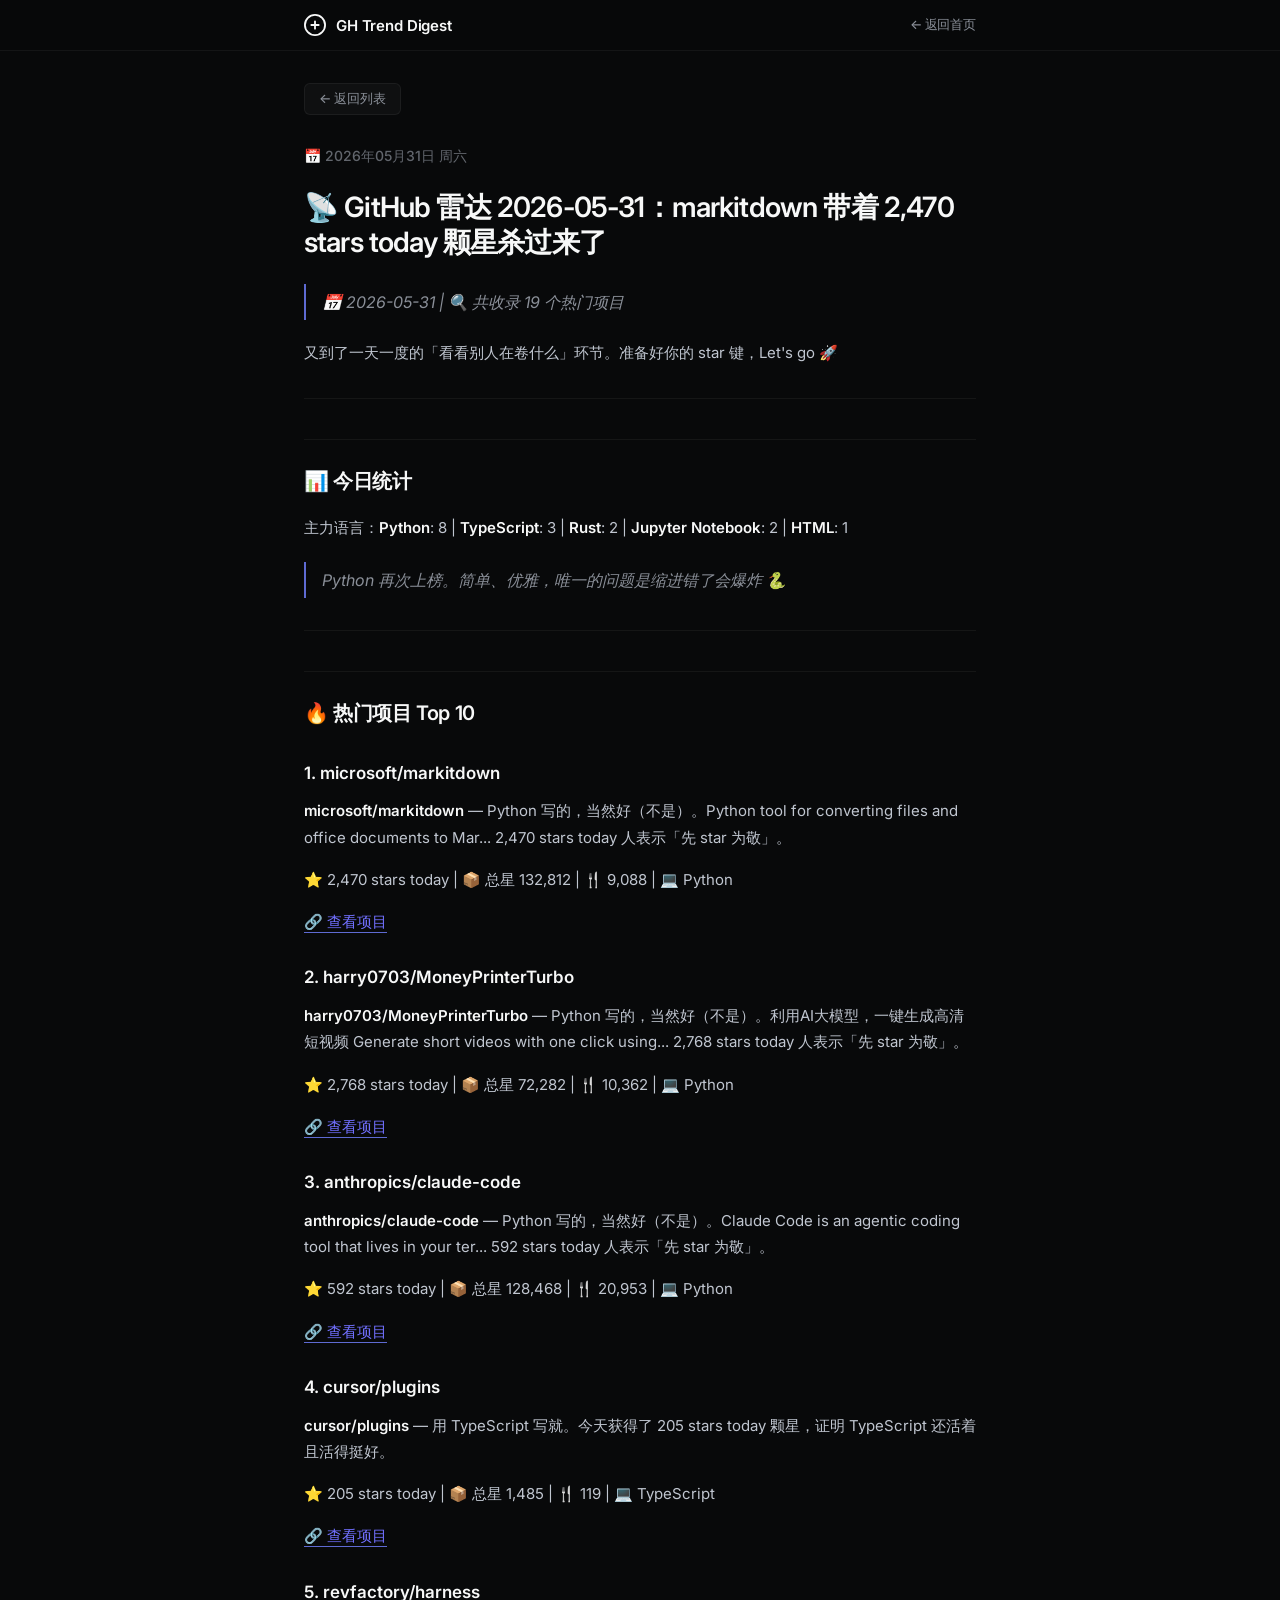
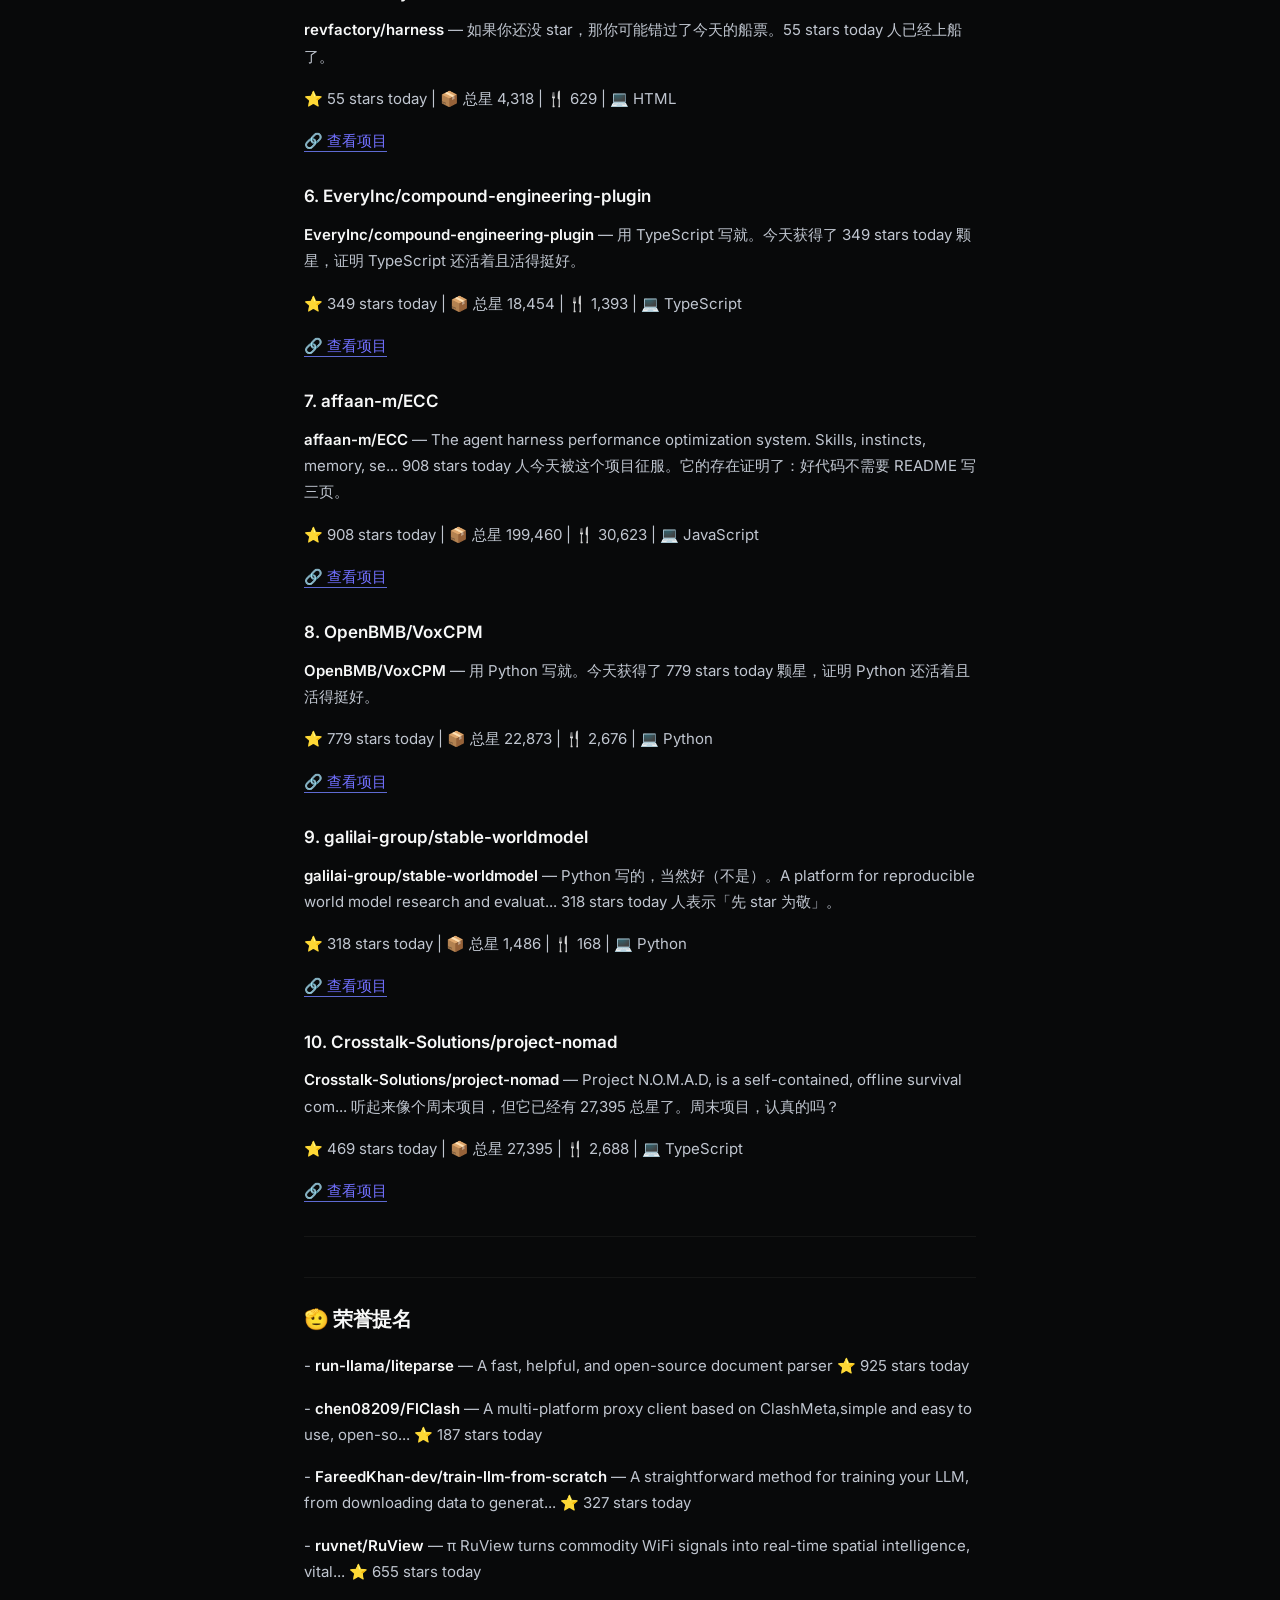
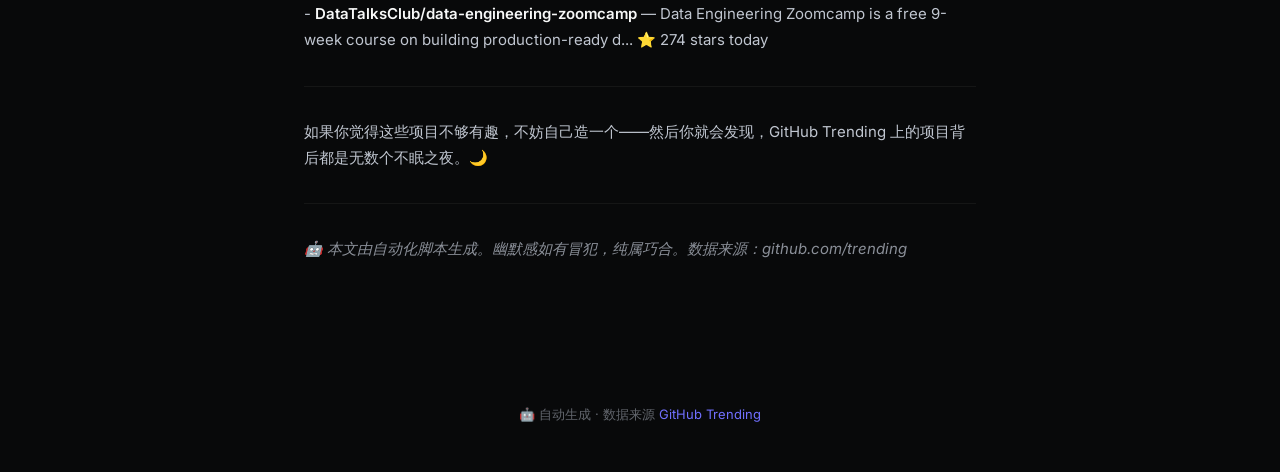
<file: site/posts/2026-05-31.html>
<!DOCTYPE html>
<html lang="zh-CN">
<head>
<meta charset="UTF-8">
<meta name="viewport" content="width=device-width, initial-scale=1.0">
<title>GitHub 日报 2026-05-31 — GH Trend Digest</title>
<link href="https://fonts.googleapis.com/css2?family=Inter:wght@300;400;500;600;700&family=JetBrains+Mono:wght@400;500&display=swap" rel="stylesheet">
<link rel="stylesheet" href="../css/style.css">
</head>
<body>

<nav class="nav">
  <div class="nav-inner">
    <a href="../" class="logo">
      <svg width="22" height="22" viewBox="0 0 24 24" fill="none">
        <circle cx="12" cy="12" r="11" stroke="currentColor" stroke-width="2"/>
        <path d="M8 12h8M12 8v8" stroke="currentColor" stroke-width="2" stroke-linecap="round"/>
      </svg>
      <span>GH Trend Digest</span>
    </a>
    <a href="../" class="nav-link">← 返回首页</a>
  </div>
</nav>

<main class="content" style="padding-top:32px;">
  <a href="../" class="btn-back">← 返回列表</a>
  <div class="detail-date" style="margin-top:16px;">📅 2026年05月31日 周六</div>
  <div class="detail-content" style="margin-top:24px;">
    <h1>📡 GitHub 雷达 2026-05-31：markitdown 带着 2,470 stars today 颗星杀过来了</h1>

<blockquote>📅 2026-05-31  |  🔍 共收录 19 个热门项目</blockquote>

<p>又到了一天一度的「看看别人在卷什么」环节。准备好你的 star 键，Let&#x27;s go 🚀</p>

<hr>

<h2>📊 今日统计</h2>

<p>主力语言：<strong>Python</strong>: 8 | <strong>TypeScript</strong>: 3 | <strong>Rust</strong>: 2 | <strong>Jupyter Notebook</strong>: 2 | <strong>HTML</strong>: 1</p>

<blockquote>Python 再次上榜。简单、优雅，唯一的问题是缩进错了会爆炸 🐍</blockquote>

<hr>

<h2>🔥 热门项目 Top 10</h2>

<h3>1. microsoft/markitdown</h3>

<p><strong>microsoft/markitdown</strong> — Python 写的，当然好（不是）。Python tool for converting files and office documents to Mar...  2,470 stars today 人表示「先 star 为敬」。</p>

<p>⭐ 2,470 stars today | 📦 总星 132,812 | 🍴 9,088 | 💻 Python</p>
<p><a href="https://github.com/microsoft/markitdown">🔗 查看项目</a></p>

<h3>2. harry0703/MoneyPrinterTurbo</h3>

<p><strong>harry0703/MoneyPrinterTurbo</strong> — Python 写的，当然好（不是）。利用AI大模型，一键生成高清短视频 Generate short videos with one click using...  2,768 stars today 人表示「先 star 为敬」。</p>

<p>⭐ 2,768 stars today | 📦 总星 72,282 | 🍴 10,362 | 💻 Python</p>
<p><a href="https://github.com/harry0703/MoneyPrinterTurbo">🔗 查看项目</a></p>

<h3>3. anthropics/claude-code</h3>

<p><strong>anthropics/claude-code</strong> — Python 写的，当然好（不是）。Claude Code is an agentic coding tool that lives in your ter...  592 stars today 人表示「先 star 为敬」。</p>

<p>⭐ 592 stars today | 📦 总星 128,468 | 🍴 20,953 | 💻 Python</p>
<p><a href="https://github.com/anthropics/claude-code">🔗 查看项目</a></p>

<h3>4. cursor/plugins</h3>

<p><strong>cursor/plugins</strong> — 用 TypeScript 写就。今天获得了 205 stars today 颗星，证明 TypeScript 还活着且活得挺好。</p>

<p>⭐ 205 stars today | 📦 总星 1,485 | 🍴 119 | 💻 TypeScript</p>
<p><a href="https://github.com/cursor/plugins">🔗 查看项目</a></p>

<h3>5. revfactory/harness</h3>

<p><strong>revfactory/harness</strong> — 如果你还没 star，那你可能错过了今天的船票。55 stars today 人已经上船了。</p>

<p>⭐ 55 stars today | 📦 总星 4,318 | 🍴 629 | 💻 HTML</p>
<p><a href="https://github.com/revfactory/harness">🔗 查看项目</a></p>

<h3>6. EveryInc/compound-engineering-plugin</h3>

<p><strong>EveryInc/compound-engineering-plugin</strong> — 用 TypeScript 写就。今天获得了 349 stars today 颗星，证明 TypeScript 还活着且活得挺好。</p>

<p>⭐ 349 stars today | 📦 总星 18,454 | 🍴 1,393 | 💻 TypeScript</p>
<p><a href="https://github.com/EveryInc/compound-engineering-plugin">🔗 查看项目</a></p>

<h3>7. affaan-m/ECC</h3>

<p><strong>affaan-m/ECC</strong> — The agent harness performance optimization system. Skills, instincts, memory, se...  908 stars today 人今天被这个项目征服。它的存在证明了：好代码不需要 README 写三页。</p>

<p>⭐ 908 stars today | 📦 总星 199,460 | 🍴 30,623 | 💻 JavaScript</p>
<p><a href="https://github.com/affaan-m/ECC">🔗 查看项目</a></p>

<h3>8. OpenBMB/VoxCPM</h3>

<p><strong>OpenBMB/VoxCPM</strong> — 用 Python 写就。今天获得了 779 stars today 颗星，证明 Python 还活着且活得挺好。</p>

<p>⭐ 779 stars today | 📦 总星 22,873 | 🍴 2,676 | 💻 Python</p>
<p><a href="https://github.com/OpenBMB/VoxCPM">🔗 查看项目</a></p>

<h3>9. galilai-group/stable-worldmodel</h3>

<p><strong>galilai-group/stable-worldmodel</strong> — Python 写的，当然好（不是）。A platform for reproducible world model research and evaluat...  318 stars today 人表示「先 star 为敬」。</p>

<p>⭐ 318 stars today | 📦 总星 1,486 | 🍴 168 | 💻 Python</p>
<p><a href="https://github.com/galilai-group/stable-worldmodel">🔗 查看项目</a></p>

<h3>10. Crosstalk-Solutions/project-nomad</h3>

<p><strong>Crosstalk-Solutions/project-nomad</strong> — Project N.O.M.A.D, is a self-contained, offline survival com...  听起来像个周末项目，但它已经有 27,395 总星了。周末项目，认真的吗？</p>

<p>⭐ 469 stars today | 📦 总星 27,395 | 🍴 2,688 | 💻 TypeScript</p>
<p><a href="https://github.com/Crosstalk-Solutions/project-nomad">🔗 查看项目</a></p>

<hr>

<h2>🫡 荣誉提名</h2>

<p>- <strong>run-llama/liteparse</strong> — A fast, helpful, and open-source document parser  ⭐ 925 stars today</p>
<p>- <strong>chen08209/FlClash</strong> — A multi-platform proxy client based on ClashMeta,simple and easy to use, open-so...  ⭐ 187 stars today</p>
<p>- <strong>FareedKhan-dev/train-llm-from-scratch</strong> — A straightforward method for training your LLM, from downloading data to generat...  ⭐ 327 stars today</p>
<p>- <strong>ruvnet/RuView</strong> — π RuView turns commodity WiFi signals into real-time spatial intelligence, vital...  ⭐ 655 stars today</p>
<p>- <strong>DataTalksClub/data-engineering-zoomcamp</strong> — Data Engineering Zoomcamp is a free 9-week course on building production-ready d...  ⭐ 274 stars today</p>

<hr>

<p>如果你觉得这些项目不够有趣，不妨自己造一个——然后你就会发现，GitHub Trending 上的项目背后都是无数个不眠之夜。🌙</p>

<hr>

<p><em>🤖 本文由自动化脚本生成。幽默感如有冒犯，纯属巧合。数据来源：github.com/trending</em></p>
  </div>
</main>

<p style="text-align:center;color:var(--text-quaternary);font-size:13px;padding:48px 24px;">
  🤖 自动生成 · 数据来源 <a href="https://github.com/trending">GitHub Trending</a>
</p>

</body>
</html>
</file>
<file: site/css/style.css>
/* ══════════════════════════════════════════════════════════════
   GH Trend Digest — Dark theme inspired by Linear
   ══════════════════════════════════════════════════════════════ */

/* ── Reset & Variables ─────────────────────────────────────── */

*, *::before, *::after {
  box-sizing: border-box;
  margin: 0;
  padding: 0;
}

:root {
  /* Backgrounds */
  --bg-root:     #08090a;
  --bg-panel:    #0f1011;
  --bg-surface:  #191a1b;
  --bg-elevated: #232427;
  --bg-hover:    rgba(255, 255, 255, 0.04);

  /* Text */
  --text-primary:   #f7f8f8;
  --text-secondary: #c0c6d0;
  --text-tertiary:  #8a8f98;
  --text-quaternary:#62666d;

  /* Accent */
  --accent:         #7170ff;
  --accent-dim:     #5e6ad2;
  --accent-hover:   #828fff;

  /* Borders */
  --border-subtle:  rgba(255, 255, 255, 0.05);
  --border-standard:rgba(255, 255, 255, 0.08);
  --border-strong:  rgba(255, 255, 255, 0.12);

  /* Misc */
  --radius-sm: 4px;
  --radius-md: 6px;
  --radius-lg: 8px;
  --radius-xl: 12px;
  --radius-2xl: 16px;
  --radius-pill: 9999px;

  --font-sans: 'Inter', system-ui, -apple-system, 'Segoe UI', Roboto, sans-serif;
  --font-mono: 'JetBrains Mono', ui-monospace, SFMono-Regular, Menlo, Monaco, monospace;

  --max-width: 720px;
}

html {
  font-size: 16px;
  -webkit-font-smoothing: antialiased;
  -moz-osx-font-smoothing: grayscale;
  background: var(--bg-root);
  color: var(--text-secondary);
  font-family: var(--font-sans);
}

body {
  min-height: 100vh;
  overflow-x: hidden;
}

a {
  color: var(--accent);
  text-decoration: none;
  transition: color 0.15s ease;
}
a:hover { color: var(--accent-hover); }

/* ── Navigation ────────────────────────────────────────────── */

.nav {
  position: sticky;
  top: 0;
  z-index: 100;
  background: rgba(8, 9, 10, 0.85);
  backdrop-filter: blur(16px);
  -webkit-backdrop-filter: blur(16px);
  border-bottom: 1px solid var(--border-subtle);
}

.nav-inner {
  max-width: var(--max-width);
  margin: 0 auto;
  padding: 14px 24px;
  display: flex;
  align-items: center;
  justify-content: space-between;
}

.logo {
  display: flex;
  align-items: center;
  gap: 10px;
  color: var(--text-primary);
  font-weight: 600;
  font-size: 15px;
  letter-spacing: -0.15px;
}
.logo:hover { color: var(--text-primary); }

.nav-links {
  display: flex;
  align-items: center;
  gap: 16px;
}

.nav-link {
  color: var(--text-tertiary);
  font-size: 13px;
  font-weight: 500;
  letter-spacing: -0.13px;
}
.nav-link:hover { color: var(--text-primary); }

.nav-count {
  color: var(--text-quaternary);
  font-size: 12px;
  font-weight: 500;
  background: rgba(255,255,255,0.05);
  border: 1px solid var(--border-subtle);
  padding: 2px 8px;
  border-radius: var(--radius-pill);
}

/* ── Hero ──────────────────────────────────────────────────── */

.hero {
  padding: 100px 24px 80px;
  text-align: center;
}

.hero-inner {
  max-width: var(--max-width);
  margin: 0 auto;
}

.hero-badge {
  display: inline-flex;
  align-items: center;
  gap: 8px;
  font-size: 13px;
  font-weight: 500;
  color: var(--text-tertiary);
  background: rgba(255,255,255,0.03);
  border: 1px solid var(--border-subtle);
  padding: 6px 14px;
  border-radius: var(--radius-pill);
  margin-bottom: 32px;
}

.pulse-dot {
  width: 7px;
  height: 7px;
  border-radius: 50%;
  background: #10b981;
  box-shadow: 0 0 8px rgba(16, 185, 129, 0.5);
  animation: pulse 2s ease-in-out infinite;
}

@keyframes pulse {
  0%, 100% { opacity: 1; }
  50% { opacity: 0.4; }
}

.hero-title {
  font-family: var(--font-sans);
  font-size: clamp(40px, 6vw, 64px);
  font-weight: 600;
  line-height: 1.05;
  letter-spacing: -0.04em;
  color: var(--text-primary);
  margin-bottom: 24px;
}

.hero-subtitle {
  font-size: 17px;
  line-height: 1.65;
  color: var(--text-tertiary);
  max-width: 520px;
  margin: 0 auto 40px;
}

.hero-stats {
  display: flex;
  justify-content: center;
  gap: 48px;
}

.stat {
  display: flex;
  flex-direction: column;
  align-items: center;
  gap: 4px;
}

.stat-num {
  font-size: 28px;
  font-weight: 600;
  color: var(--text-primary);
  letter-spacing: -0.03em;
  font-variant-numeric: tabular-nums;
}

.stat-label {
  font-size: 13px;
  color: var(--text-quaternary);
  font-weight: 500;
}

/* ── Content ───────────────────────────────────────────────── */

.content {
  max-width: var(--max-width);
  margin: 0 auto;
  padding: 0 24px 80px;
}

/* ── Loading ───────────────────────────────────────────────── */

.loading {
  display: flex;
  flex-direction: column;
  align-items: center;
  gap: 16px;
  padding: 80px 0;
  color: var(--text-quaternary);
}

.loading-spinner {
  width: 24px;
  height: 24px;
  border: 2px solid var(--border-standard);
  border-top-color: var(--accent);
  border-radius: 50%;
  animation: spin 0.8s linear infinite;
}

@keyframes spin {
  to { transform: rotate(360deg); }
}

/* ── Post List ─────────────────────────────────────────────── */

.post-list {
  display: flex;
  flex-direction: column;
  gap: 8px;
}

.post-card {
  display: flex;
  align-items: center;
  justify-content: space-between;
  padding: 16px 20px;
  background: rgba(255,255,255,0.02);
  border: 1px solid var(--border-subtle);
  border-radius: var(--radius-lg);
  cursor: pointer;
  transition: background 0.15s ease, border-color 0.15s ease;
}

.post-card:hover {
  background: var(--bg-hover);
  border-color: var(--border-standard);
}

.post-card-left {
  display: flex;
  flex-direction: column;
  gap: 4px;
}

.post-card-date {
  font-size: 15px;
  font-weight: 600;
  color: var(--text-primary);
  letter-spacing: -0.15px;
}

.post-card-meta {
  font-size: 13px;
  color: var(--text-quaternary);
  display: flex;
  gap: 12px;
}

.post-card-right {
  display: flex;
  flex-direction: column;
  align-items: flex-end;
  gap: 2px;
}

.post-card-repo {
  font-size: 14px;
  font-weight: 500;
  color: var(--text-secondary);
  font-family: var(--font-mono);
  max-width: 280px;
  overflow: hidden;
  text-overflow: ellipsis;
  white-space: nowrap;
}

.post-card-stars {
  font-size: 12px;
  color: var(--text-quaternary);
}

/* ── Post Detail ───────────────────────────────────────────── */

.post-detail {
  padding-top: 16px;
}

.post-detail.hidden {
  display: none;
}

.detail-header {
  padding: 20px 0;
  border-bottom: 1px solid var(--border-subtle);
  margin-bottom: 32px;
}

.btn-back {
  display: inline-flex;
  align-items: center;
  gap: 6px;
  font-size: 13px;
  font-weight: 500;
  color: var(--text-tertiary);
  background: rgba(255,255,255,0.03);
  border: 1px solid var(--border-subtle);
  border-radius: var(--radius-md);
  padding: 6px 14px;
  cursor: pointer;
  transition: all 0.15s ease;
  margin-bottom: 16px;
}
.btn-back:hover {
  background: var(--bg-hover);
  border-color: var(--border-standard);
  color: var(--text-primary);
}

.detail-date {
  font-size: 14px;
  color: var(--text-quaternary);
  font-weight: 500;
  margin-bottom: 8px;
}

.detail-content {
  line-height: 1.75;
  color: var(--text-secondary);
}

/* Blog content styles */
.detail-content h1 {
  font-size: 28px;
  font-weight: 600;
  color: var(--text-primary);
  letter-spacing: -0.03em;
  line-height: 1.25;
  margin-bottom: 24px;
}

.detail-content h2 {
  font-size: 20px;
  font-weight: 600;
  color: var(--text-primary);
  letter-spacing: -0.02em;
  margin: 40px 0 16px;
  padding-top: 24px;
  border-top: 1px solid var(--border-subtle);
}

.detail-content h3 {
  font-size: 17px;
  font-weight: 600;
  color: var(--text-primary);
  margin: 28px 0 10px;
}

.detail-content p {
  margin-bottom: 16px;
  font-size: 15px;
  line-height: 1.75;
}

.detail-content a {
  color: var(--accent);
  font-weight: 500;
  border-bottom: 1px solid var(--accent-dim);
  padding-bottom: 1px;
}
.detail-content a:hover {
  color: var(--accent-hover);
  border-color: var(--accent-hover);
}

.detail-content strong {
  color: var(--text-primary);
  font-weight: 600;
}

.detail-content blockquote {
  border-left: 2px solid var(--accent-dim);
  padding: 4px 0 4px 16px;
  margin: 20px 0;
  color: var(--text-tertiary);
  font-style: italic;
}

.detail-content hr {
  border: none;
  border-top: 1px solid var(--border-subtle);
  margin: 32px 0;
}

.detail-content code {
  font-family: var(--font-mono);
  font-size: 13px;
  background: rgba(255,255,255,0.06);
  padding: 2px 6px;
  border-radius: var(--radius-sm);
  color: var(--accent-hover);
}

.detail-content pre {
  background: var(--bg-elevated);
  border: 1px solid var(--border-standard);
  border-radius: var(--radius-lg);
  padding: 16px 20px;
  overflow-x: auto;
  margin: 20px 0;
}

.detail-content pre code {
  background: none;
  padding: 0;
  color: var(--text-secondary);
}

.detail-content ul, .detail-content ol {
  padding-left: 20px;
  margin: 16px 0;
}

.detail-content li {
  margin-bottom: 8px;
  font-size: 15px;
}

.detail-content img {
  max-width: 100%;
  border-radius: var(--radius-lg);
}

.detail-content em {
  color: var(--text-tertiary);
}

/* ── Empty / Error States ──────────────────────────────────── */

.empty-state, .error-state {
  text-align: center;
  padding: 80px 24px;
}

.empty-icon {
  font-size: 48px;
  margin-bottom: 16px;
}

.empty-state h2, .error-state h2 {
  font-size: 20px;
  font-weight: 600;
  color: var(--text-primary);
  margin-bottom: 8px;
}

.empty-state p, .error-state p {
  color: var(--text-quaternary);
  font-size: 15px;
}

/* ── Footer ────────────────────────────────────────────────── */

.footer {
  border-top: 1px solid var(--border-subtle);
  padding: 32px 24px;
}

.footer-inner {
  max-width: var(--max-width);
  margin: 0 auto;
  text-align: center;
}

.footer p {
  font-size: 13px;
  color: var(--text-quaternary);
  line-height: 1.8;
}

.footer a {
  color: var(--text-tertiary);
}
.footer a:hover {
  color: var(--text-primary);
}

.footer-meta {
  margin-top: 4px;
  font-style: italic;
}

/* ── Responsive ────────────────────────────────────────────── */

@media (max-width: 640px) {
  .hero {
    padding: 60px 24px 48px;
  }

  .hero-title {
    font-size: 36px;
  }

  .hero-subtitle {
    font-size: 15px;
  }

  .hero-stats {
    gap: 24px;
  }

  .stat-num {
    font-size: 22px;
  }

  .post-card {
    flex-direction: column;
    align-items: flex-start;
    gap: 8px;
  }

  .post-card-right {
    align-items: flex-start;
  }

  .post-card-repo {
    max-width: 100%;
  }

  .detail-content h1 {
    font-size: 22px;
  }
}

/* ── Animations ────────────────────────────────────────────── */

.fade-in {
  animation: fadeIn 0.4s ease-out;
}

@keyframes fadeIn {
  from {
    opacity: 0;
    transform: translateY(8px);
  }
  to {
    opacity: 1;
    transform: translateY(0);
  }
}

/* Selection */
::selection {
  background: rgba(113, 112, 255, 0.3);
  color: var(--text-primary);
}
</file>
